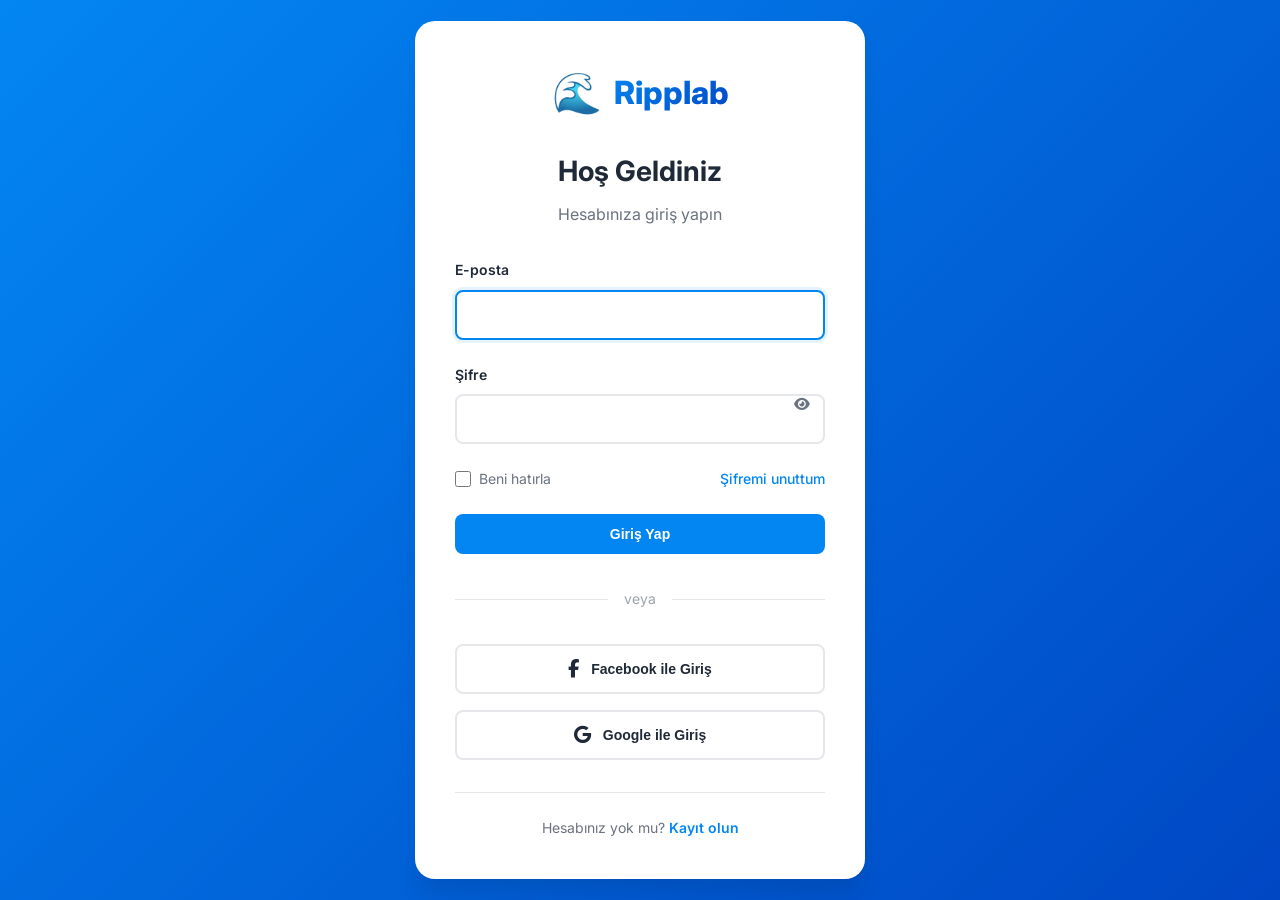
<file: index.html>
<!DOCTYPE html>
<html lang="tr">
<head>
    <meta charset="UTF-8">
    <meta name="viewport" content="width=device-width, initial-scale=1.0">
    <title>Ripplab - Müzik Pazar Yeri</title>
    <link rel="stylesheet" href="css/style.css">
    <link href="https://fonts.googleapis.com/css2?family=Inter:wght@300;400;500;600;700;800&display=swap" rel="stylesheet">
    <link rel="stylesheet" href="https://cdnjs.cloudflare.com/ajax/libs/font-awesome/6.4.0/css/all.min.css">
</head>
<body>
    <!-- Authentication Modal (Initially Visible) -->
    <div class="auth-modal" id="authModal">
        <div class="auth-container">
            <!-- Login Form -->
            <div class="auth-form" id="loginForm">
                <div class="auth-header">
                    <div class="logo">
                        <div class="logo-icon">🌊</div>
                        <span class="logo-text">Ripplab</span>
                    </div>
                    <h2>Hoş Geldiniz</h2>
                    <p>Hesabınıza giriş yapın</p>
                </div>
                
                <form class="login-form">
                    <div class="form-group">
                        <label for="loginEmail">E-posta</label>
                        <input type="email" id="loginEmail" required>
                    </div>
                    
                    <div class="form-group">
                        <label for="loginPassword">Şifre</label>
                        <input type="password" id="loginPassword" required>
                    </div>
                    
                    <div class="form-options">
                        <label class="checkbox-label">
                            <input type="checkbox">
                            <span>Beni hatırla</span>
                        </label>
                        <a href="#" class="forgot-password">Şifremi unuttum</a>
                    </div>
                    
                    <button type="submit" class="btn btn-primary btn-full">Giriş Yap</button>
                </form>
                
                <div class="divider">
                    <span>veya</span>
                </div>
                
                <div class="social-login">
                    <button type="button" class="social-btn facebook-btn">
                        <i class="fab fa-facebook-f"></i>
                        Facebook ile Giriş
                    </button>
                    <button type="button" class="social-btn google-btn">
                        <i class="fab fa-google"></i>
                        Google ile Giriş
                    </button>
                </div>
                
                <div class="auth-footer">
                    <p>Hesabınız yok mu? <a href="#" id="showRegister">Kayıt olun</a></p>
                </div>
            </div>
            
            <!-- Register Form -->
            <div class="auth-form" id="registerForm" style="display: none;">
                <div class="auth-header">
                    <div class="logo">
                        <div class="logo-icon">🌊</div>
                        <span class="logo-text">Ripplab</span>
                    </div>
                    <h2>Hesap Oluşturun</h2>
                    <p>Müzik dünyasına katılın</p>
                </div>
                
                <form class="register-form">
                    <div class="form-group">
                        <label for="registerName">Ad Soyad</label>
                        <input type="text" id="registerName" required>
                    </div>
                    
                    <div class="form-group">
                        <label for="registerEmail">E-posta</label>
                        <input type="email" id="registerEmail" required>
                    </div>
                    
                    <div class="form-group">
                        <label for="registerPassword">Şifre</label>
                        <input type="password" id="registerPassword" required>
                        <div class="password-strength">Şifre gücü: Zayıf</div>
                    </div>
                    
                    <div class="form-group">
                        <label for="registerConfirmPassword">Şifre Tekrar</label>
                        <input type="password" id="registerConfirmPassword" required>
                    </div>
                    
                    <div class="form-group">
                        <label>Hesap Türü</label>
                        <div class="account-type-selector">
                            <label class="type-option">
                                <input type="radio" name="accountType" value="buyer" checked>
                                <div class="type-card">
                                    <i class="fas fa-shopping-cart"></i>
                                    <span>Alıcı</span>
                                    <small>Müzik satın al</small>
                                </div>
                            </label>
                            <label class="type-option">
                                <input type="radio" name="accountType" value="seller">
                                <div class="type-card">
                                    <i class="fas fa-upload"></i>
                                    <span>Satıcı</span>
                                    <small>Müzik sat</small>
                                </div>
                            </label>
                        </div>
                    </div>
                    
                    <div class="form-options">
                        <label class="checkbox-label">
                            <input type="checkbox" required>
                            <span>Kullanım şartlarını ve gizlilik politikasını kabul ediyorum</span>
                        </label>
                    </div>
                    
                    <button type="submit" class="btn btn-primary btn-full">Hesap Oluştur</button>
                </form>
                
                <div class="divider">
                    <span>veya</span>
                </div>
                
                <div class="social-login">
                    <button type="button" class="social-btn facebook-btn">
                        <i class="fab fa-facebook-f"></i>
                        Facebook ile Kayıt
                    </button>
                    <button type="button" class="social-btn google-btn">
                        <i class="fab fa-google"></i>
                        Google ile Kayıt
                    </button>
                </div>
                
                <div class="auth-footer">
                    <p>Zaten hesabınız var mı? <a href="#" id="showLogin">Giriş yapın</a></p>
                </div>
            </div>
        </div>
    </div>

    <!-- Main App (Initially Hidden) -->
    <div class="main-app hidden" id="mainApp">
        <!-- Header -->
        <header class="header">
            <div class="header-content">
                <div class="header-left">
                    <div class="logo">
                        <div class="logo-icon">🌊</div>
                        <span class="logo-text">Ripplab</span>
                    </div>
                    <div class="search-bar">
                        <i class="fas fa-search"></i>
                        <input type="text" placeholder="Müzik, beat, ses efekti ara...">
                    </div>
                </div>
                <div class="header-right">
                    <div class="user-info">
                        <span class="user-name" id="userName">Kullanıcı</span>
                        <span class="user-type" id="userType">Alıcı</span>
                    </div>
                    <div class="user-menu" id="userMenu">
                        <i class="fas fa-user-circle"></i>
                        <div class="dropdown-menu">
                            <a href="#" class="dropdown-item">
                                <i class="fas fa-user"></i>
                                Profil
                            </a>
                            <a href="#" class="dropdown-item">
                                <i class="fas fa-cog"></i>
                                Ayarlar
                            </a>
                            <a href="#" class="dropdown-item" id="logoutBtn">
                                <i class="fas fa-sign-out-alt"></i>
                                Çıkış Yap
                            </a>
                        </div>
                    </div>
                </div>
            </div>
        </header>

        <!-- Main Layout -->
        <div class="main-layout">
            <!-- Left Sidebar -->
            <aside class="sidebar">
                <div class="sidebar-content">
                    <!-- Categories Section -->
                    <div class="sidebar-section">
                        <h3 class="sidebar-title">Kategoriler</h3>
                        <div class="category-filters">
                            <label class="filter-item">
                                <input type="checkbox" checked>
                                <span>Beats</span>
                                <span class="count">(2.5K)</span>
                            </label>
                            <label class="filter-item">
                                <input type="checkbox">
                                <span>Ses Efektleri</span>
                                <span class="count">(1.8K)</span>
                            </label>
                            <label class="filter-item">
                                <input type="checkbox">
                                <span>Albüm Kapakları</span>
                                <span class="count">(1.2K)</span>
                            </label>
                            <label class="filter-item">
                                <input type="checkbox">
                                <span>Sample Packs</span>
                                <span class="count">(800)</span>
                            </label>
                        </div>
                    </div>

                    <!-- Sub Categories -->
                    <div class="sidebar-section">
                        <h3 class="sidebar-title">Alt Kategoriler</h3>
                        <div class="subcategory-filters">
                            <label class="filter-item">
                                <input type="checkbox" checked>
                                <span>Hip-Hop</span>
                                <span class="count">(850)</span>
                            </label>
                            <label class="filter-item">
                                <input type="checkbox">
                                <span>Trap</span>
                                <span class="count">(620)</span>
                            </label>
                            <label class="filter-item">
                                <input type="checkbox">
                                <span>EDM</span>
                                <span class="count">(480)</span>
                            </label>
                            <label class="filter-item">
                                <input type="checkbox">
                                <span>Lo-Fi</span>
                                <span class="count">(320)</span>
                            </label>
                            <label class="filter-item">
                                <input type="checkbox">
                                <span>Rock</span>
                                <span class="count">(280)</span>
                            </label>
                        </div>
                    </div>

                    <!-- Price Range -->
                    <div class="sidebar-section">
                        <h3 class="sidebar-title">Fiyat Aralığı</h3>
                        <div class="price-range">
                            <div class="price-inputs">
                                <input type="number" placeholder="Min" value="0" min="0">
                                <span>-</span>
                                <input type="number" placeholder="Max" value="500" min="0">
                            </div>
                            <div class="price-slider">
                                <input type="range" min="0" max="1000" value="500" class="range-slider">
                            </div>
                        </div>
                    </div>

                    <!-- Rating Filter -->
                    <div class="sidebar-section">
                        <h3 class="sidebar-title">Minimum Rating</h3>
                        <div class="rating-filters">
                            <label class="filter-item">
                                <input type="radio" name="rating" value="5" checked>
                                <span>5 Yıldız</span>
                            </label>
                            <label class="filter-item">
                                <input type="radio" name="rating" value="4">
                                <span>4+ Yıldız</span>
                            </label>
                            <label class="filter-item">
                                <input type="radio" name="rating" value="3">
                                <span>3+ Yıldız</span>
                            </label>
                        </div>
                    </div>

                    <!-- BPM Range -->
                    <div class="sidebar-section">
                        <h3 class="sidebar-title">BPM Aralığı</h3>
                        <div class="bpm-range">
                            <div class="bpm-inputs">
                                <input type="number" placeholder="Min" value="60" min="60">
                                <span>-</span>
                                <input type="number" placeholder="Max" value="180" min="60">
                            </div>
                        </div>
                    </div>

                    <!-- Clear Filters -->
                    <div class="sidebar-section">
                        <button class="clear-filters-btn">
                            <i class="fas fa-times"></i>
                            Filtreleri Temizle
                        </button>
                    </div>
                </div>
            </aside>

            <!-- Main Content -->
            <main class="main-content">
                <!-- Content Header -->
                <div class="content-header">
                    <div class="content-title">
                        <h1>Beats</h1>
                        <span class="result-count">2,547 sonuç bulundu</span>
                    </div>
                    <div class="content-controls">
                        <div class="view-toggle">
                            <button class="view-btn active" data-view="grid">
                                <i class="fas fa-th"></i>
                            </button>
                            <button class="view-btn" data-view="list">
                                <i class="fas fa-list"></i>
                            </button>
                        </div>
                        <div class="sort-dropdown">
                            <select>
                                <option>En Popüler</option>
                                <option>En Yeni</option>
                                <option>Fiyat: Düşükten Yükseğe</option>
                                <option>Fiyat: Yüksekten Düşüğe</option>
                                <option>Rating: Yüksekten Düşüğe</option>
                            </select>
                        </div>
                    </div>
                </div>

                <!-- Products Grid -->
                <div class="products-grid" id="productsGrid">
                    <!-- Product Card 1 -->
                    <div class="product-card">
                        <div class="product-image">
                            <div class="image-placeholder">
                                <i class="fas fa-music"></i>
                            </div>
                            <div class="product-overlay">
                                <button class="play-btn" data-track="dark-trap">
                                    <i class="fas fa-play"></i>
                                </button>
                                <div class="product-badge">Trend</div>
                            </div>
                            <div class="product-actions">
                                <button class="action-btn like-btn">
                                    <i class="far fa-heart"></i>
                                </button>
                                <button class="action-btn cart-btn">
                                    <i class="fas fa-shopping-cart"></i>
                                </button>
                            </div>
                        </div>
                        <div class="product-info">
                            <h3 class="product-title">Dark Trap Beat</h3>
                            <p class="product-artist">ProducerX</p>
                            <div class="product-meta">
                                <div class="product-stats">
                                    <span class="bpm">140 BPM</span>
                                    <span class="key">C# Minor</span>
                                </div>
                                <div class="product-rating">
                                    <div class="stars">
                                        <i class="fas fa-star"></i>
                                        <i class="fas fa-star"></i>
                                        <i class="fas fa-star"></i>
                                        <i class="fas fa-star"></i>
                                        <i class="fas fa-star"></i>
                                    </div>
                                    <span class="rating-count">(120)</span>
                                </div>
                            </div>
                            <div class="product-footer">
                                <span class="product-price">₺150</span>
                                <button class="buy-btn">Satın Al</button>
                            </div>
                        </div>
                    </div>

                    <!-- Product Card 2 -->
                    <div class="product-card">
                        <div class="product-image">
                            <div class="image-placeholder">
                                <i class="fas fa-music"></i>
                            </div>
                            <div class="product-overlay">
                                <button class="play-btn" data-track="lofi-vibes">
                                    <i class="fas fa-play"></i>
                                </button>
                                <div class="product-badge new">Yeni</div>
                            </div>
                            <div class="product-actions">
                                <button class="action-btn like-btn">
                                    <i class="far fa-heart"></i>
                                </button>
                                <button class="action-btn cart-btn">
                                    <i class="fas fa-shopping-cart"></i>
                                </button>
                            </div>
                        </div>
                        <div class="product-info">
                            <h3 class="product-title">Lo-Fi Vibes</h3>
                            <p class="product-artist">ChillBeats</p>
                            <div class="product-meta">
                                <div class="product-stats">
                                    <span class="bpm">85 BPM</span>
                                    <span class="key">F Major</span>
                                </div>
                                <div class="product-rating">
                                    <div class="stars">
                                        <i class="fas fa-star"></i>
                                        <i class="fas fa-star"></i>
                                        <i class="fas fa-star"></i>
                                        <i class="fas fa-star"></i>
                                        <i class="fas fa-star"></i>
                                    </div>
                                    <span class="rating-count">(89)</span>
                                </div>
                            </div>
                            <div class="product-footer">
                                <span class="product-price">₺80</span>
                                <button class="buy-btn">Satın Al</button>
                            </div>
                        </div>
                    </div>

                    <!-- Product Card 3 -->
                    <div class="product-card">
                        <div class="product-image">
                            <div class="image-placeholder">
                                <i class="fas fa-music"></i>
                            </div>
                            <div class="product-overlay">
                                <button class="play-btn" data-track="edm-drop">
                                    <i class="fas fa-play"></i>
                                </button>
                                <div class="product-badge popular">Popüler</div>
                            </div>
                            <div class="product-actions">
                                <button class="action-btn like-btn">
                                    <i class="far fa-heart"></i>
                                </button>
                                <button class="action-btn cart-btn">
                                    <i class="fas fa-shopping-cart"></i>
                                </button>
                            </div>
                        </div>
                        <div class="product-info">
                            <h3 class="product-title">EDM Drop</h3>
                            <p class="product-artist">EDMKing</p>
                            <div class="product-meta">
                                <div class="product-stats">
                                    <span class="bpm">128 BPM</span>
                                    <span class="key">A Major</span>
                                </div>
                                <div class="product-rating">
                                    <div class="stars">
                                        <i class="fas fa-star"></i>
                                        <i class="fas fa-star"></i>
                                        <i class="fas fa-star"></i>
                                        <i class="fas fa-star"></i>
                                        <i class="far fa-star"></i>
                                    </div>
                                    <span class="rating-count">(156)</span>
                                </div>
                            </div>
                            <div class="product-footer">
                                <span class="product-price">₺200</span>
                                <button class="buy-btn">Satın Al</button>
                            </div>
                        </div>
                    </div>

                    <!-- Product Card 4 -->
                    <div class="product-card">
                        <div class="product-image">
                            <div class="image-placeholder">
                                <i class="fas fa-music"></i>
                            </div>
                            <div class="product-overlay">
                                <button class="play-btn" data-track="jazz-fusion">
                                    <i class="fas fa-play"></i>
                                </button>
                                <div class="product-badge">Jazz</div>
                            </div>
                            <div class="product-actions">
                                <button class="action-btn like-btn">
                                    <i class="far fa-heart"></i>
                                </button>
                                <button class="action-btn cart-btn">
                                    <i class="fas fa-shopping-cart"></i>
                                </button>
                            </div>
                        </div>
                        <div class="product-info">
                            <h3 class="product-title">Jazz Fusion</h3>
                            <p class="product-artist">JazzMaster</p>
                            <div class="product-meta">
                                <div class="product-stats">
                                    <span class="bpm">95 BPM</span>
                                    <span class="key">G Minor</span>
                                </div>
                                <div class="product-rating">
                                    <div class="stars">
                                        <i class="fas fa-star"></i>
                                        <i class="fas fa-star"></i>
                                        <i class="fas fa-star"></i>
                                        <i class="fas fa-star"></i>
                                        <i class="fas fa-star"></i>
                                    </div>
                                    <span class="rating-count">(67)</span>
                                </div>
                            </div>
                            <div class="product-footer">
                                <span class="product-price">₺120</span>
                                <button class="buy-btn">Satın Al</button>
                            </div>
                        </div>
                    </div>

                    <!-- Product Card 5 -->
                    <div class="product-card">
                        <div class="product-image">
                            <div class="image-placeholder">
                                <i class="fas fa-music"></i>
                            </div>
                            <div class="product-overlay">
                                <button class="play-btn" data-track="reggaeton">
                                    <i class="fas fa-play"></i>
                                </button>
                                <div class="product-badge">Latin</div>
                            </div>
                            <div class="product-actions">
                                <button class="action-btn like-btn">
                                    <i class="far fa-heart"></i>
                                </button>
                                <button class="action-btn cart-btn">
                                    <i class="fas fa-shopping-cart"></i>
                                </button>
                            </div>
                        </div>
                        <div class="product-info">
                            <h3 class="product-title">Reggaeton Beat</h3>
                            <p class="product-artist">LatinBeats</p>
                            <div class="product-meta">
                                <div class="product-stats">
                                    <span class="bpm">95 BPM</span>
                                    <span class="key">D Major</span>
                                </div>
                                <div class="product-rating">
                                    <div class="stars">
                                        <i class="fas fa-star"></i>
                                        <i class="fas fa-star"></i>
                                        <i class="fas fa-star"></i>
                                        <i class="fas fa-star"></i>
                                        <i class="far fa-star"></i>
                                    </div>
                                    <span class="rating-count">(94)</span>
                                </div>
                            </div>
                            <div class="product-footer">
                                <span class="product-price">₺95</span>
                                <button class="buy-btn">Satın Al</button>
                            </div>
                        </div>
                    </div>

                    <!-- Product Card 6 -->
                    <div class="product-card">
                        <div class="product-image">
                            <div class="image-placeholder">
                                <i class="fas fa-music"></i>
                            </div>
                            <div class="product-overlay">
                                <button class="play-btn" data-track="synthwave">
                                    <i class="fas fa-play"></i>
                                </button>
                                <div class="product-badge">Retro</div>
                            </div>
                            <div class="product-actions">
                                <button class="action-btn like-btn">
                                    <i class="far fa-heart"></i>
                                </button>
                                <button class="action-btn cart-btn">
                                    <i class="fas fa-shopping-cart"></i>
                                </button>
                            </div>
                        </div>
                        <div class="product-info">
                            <h3 class="product-title">Synthwave</h3>
                            <p class="product-artist">RetroWave</p>
                            <div class="product-meta">
                                <div class="product-stats">
                                    <span class="bpm">110 BPM</span>
                                    <span class="key">E Minor</span>
                                </div>
                                <div class="product-rating">
                                    <div class="stars">
                                        <i class="fas fa-star"></i>
                                        <i class="fas fa-star"></i>
                                        <i class="fas fa-star"></i>
                                        <i class="fas fa-star"></i>
                                        <i class="fas fa-star"></i>
                                    </div>
                                    <span class="rating-count">(78)</span>
                                </div>
                            </div>
                            <div class="product-footer">
                                <span class="product-price">₺110</span>
                                <button class="buy-btn">Satın Al</button>
                            </div>
                        </div>
                    </div>
                </div>

                <!-- Pagination -->
                <div class="pagination">
                    <button class="page-btn prev">
                        <i class="fas fa-chevron-left"></i>
                        Önceki
                    </button>
                    <div class="page-numbers">
                        <button class="page-btn active">1</button>
                        <button class="page-btn">2</button>
                        <button class="page-btn">3</button>
                        <span class="page-dots">...</span>
                        <button class="page-btn">12</button>
                    </div>
                    <button class="page-btn next">
                        Sonraki
                        <i class="fas fa-chevron-right"></i>
                    </button>
                </div>
            </main>
        </div>

        <!-- Music Player Modal -->
        <div class="music-player-modal" id="musicPlayerModal">
            <div class="modal-overlay">
                <div class="modal-content">
                    <div class="modal-header">
                        <h3>Müzik Önizleme</h3>
                        <button class="modal-close">&times;</button>
                    </div>
                    <div class="modal-body">
                        <div class="player-info">
                            <div class="track-cover">
                                <i class="fas fa-music"></i>
                            </div>
                            <div class="track-details">
                                <h4 id="modalTrackTitle">Track Title</h4>
                                <p id="modalTrackArtist">Artist Name</p>
                            </div>
                        </div>
                        <div class="player-controls">
                            <button class="control-btn prev-btn">
                                <i class="fas fa-step-backward"></i>
                            </button>
                            <button class="control-btn play-btn" id="modalPlayBtn">
                                <i class="fas fa-play"></i>
                            </button>
                            <button class="control-btn next-btn">
                                <i class="fas fa-step-forward"></i>
                            </button>
                        </div>
                        <div class="progress-bar">
                            <div class="progress-fill"></div>
                        </div>
                        <div class="time-display">
                            <span class="current-time">0:00</span>
                            <span class="total-time">3:45</span>
                        </div>
                    </div>
                    <div class="modal-footer">
                        <button class="btn btn-secondary">Sepete Ekle</button>
                        <button class="btn btn-primary">Satın Al</button>
                    </div>
                </div>
            </div>
        </div>
    </div>

    <script src="js/app.js"></script>
</body>
</html>
</file>
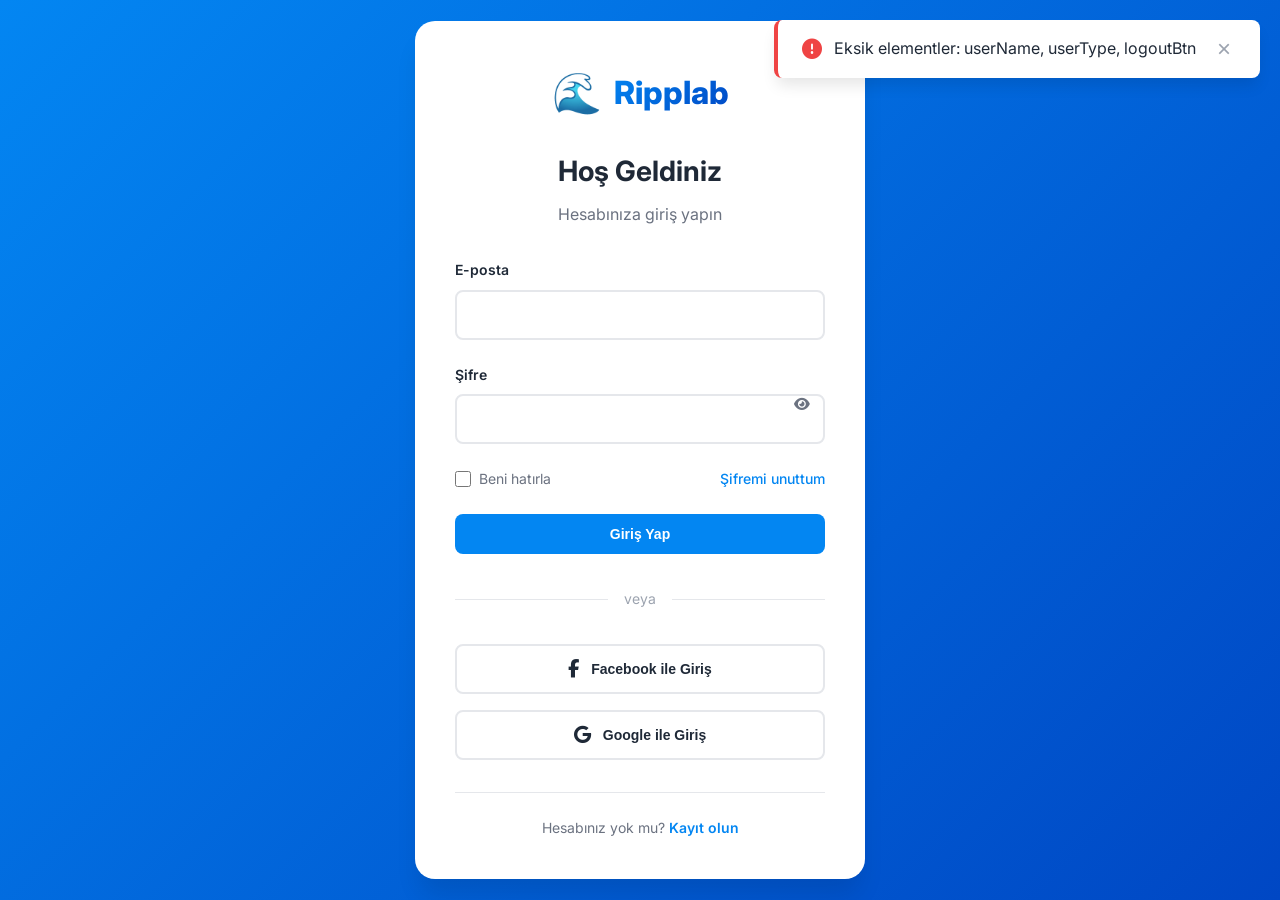
<file: debug.html>
<!DOCTYPE html>
<html lang="tr">
<head>
    <meta charset="UTF-8">
    <meta name="viewport" content="width=device-width, initial-scale=1.0">
    <title>Ripplab Debug - Authentication Test</title>
    <link rel="stylesheet" href="css/style.css">
    <link href="https://fonts.googleapis.com/css2?family=Inter:wght@300;400;500;600;700;800&display=swap" rel="stylesheet">
    <link rel="stylesheet" href="https://cdnjs.cloudflare.com/ajax/libs/font-awesome/6.4.0/css/all.min.css">
</head>
<body>
    <div id="debug-info" style="position: fixed; top: 10px; left: 10px; background: white; padding: 10px; border: 1px solid #ccc; z-index: 10000; font-family: monospace; font-size: 12px;">
        <h3>Debug Info</h3>
        <div id="element-status"></div>
        <div id="auth-status"></div>
        <button onclick="testAuth()">Test Auth</button>
        <button onclick="showAuth()">Show Auth Modal</button>
        <button onclick="hideAuth()">Hide Auth Modal</button>
    </div>

    <!-- Authentication Modal -->
    <div class="auth-modal" id="authModal">
        <div class="auth-container">
            <!-- Login Form -->
            <div class="auth-form" id="loginForm">
                <div class="auth-header">
                    <div class="logo">
                        <div class="logo-icon">🌊</div>
                        <span class="logo-text">Ripplab</span>
                    </div>
                    <h2>Hoş Geldiniz</h2>
                    <p>Hesabınıza giriş yapın</p>
                </div>
                
                <form class="login-form">
                    <div class="form-group">
                        <label for="loginEmail">E-posta</label>
                        <input type="email" id="loginEmail" required>
                    </div>
                    
                    <div class="form-group">
                        <label for="loginPassword">Şifre</label>
                        <input type="password" id="loginPassword" required>
                    </div>
                    
                    <div class="form-options">
                        <label class="checkbox-label">
                            <input type="checkbox">
                            <span>Beni hatırla</span>
                        </label>
                        <a href="#" class="forgot-password">Şifremi unuttum</a>
                    </div>
                    
                    <button type="submit" class="btn btn-primary btn-full">Giriş Yap</button>
                </form>
                
                <div class="divider">
                    <span>veya</span>
                </div>
                
                <div class="social-login">
                    <button type="button" class="social-btn facebook-btn">
                        <i class="fab fa-facebook-f"></i>
                        Facebook ile Giriş
                    </button>
                    <button type="button" class="social-btn google-btn">
                        <i class="fab fa-google"></i>
                        Google ile Giriş
                    </button>
                </div>
                
                <div class="auth-footer">
                    <p>Hesabınız yok mu? <a href="#" id="showRegister">Kayıt olun</a></p>
                </div>
            </div>
            
            <!-- Register Form -->
            <div class="auth-form" id="registerForm" style="display: none;">
                <div class="auth-header">
                    <div class="logo">
                        <div class="logo-icon">🌊</div>
                        <span class="logo-text">Ripplab</span>
                    </div>
                    <h2>Hesap Oluşturun</h2>
                    <p>Müzik dünyasına katılın</p>
                </div>
                
                <form class="register-form">
                    <div class="form-group">
                        <label for="registerName">Ad Soyad</label>
                        <input type="text" id="registerName" required>
                    </div>
                    
                    <div class="form-group">
                        <label for="registerEmail">E-posta</label>
                        <input type="email" id="registerEmail" required>
                    </div>
                    
                    <div class="form-group">
                        <label for="registerPassword">Şifre</label>
                        <input type="password" id="registerPassword" required>
                        <div class="password-strength">Şifre gücü: Zayıf</div>
                    </div>
                    
                    <div class="form-group">
                        <label for="registerConfirmPassword">Şifre Tekrar</label>
                        <input type="password" id="registerConfirmPassword" required>
                    </div>
                    
                    <div class="form-group">
                        <label>Hesap Türü</label>
                        <div class="account-type-selector">
                            <label class="type-option">
                                <input type="radio" name="accountType" value="buyer" checked>
                                <div class="type-card">
                                    <i class="fas fa-shopping-cart"></i>
                                    <span>Alıcı</span>
                                    <small>Müzik satın al</small>
                                </div>
                            </label>
                            <label class="type-option">
                                <input type="radio" name="accountType" value="seller">
                                <div class="type-card">
                                    <i class="fas fa-upload"></i>
                                    <span>Satıcı</span>
                                    <small>Müzik sat</small>
                                </div>
                            </label>
                        </div>
                    </div>
                    
                    <div class="form-options">
                        <label class="checkbox-label">
                            <input type="checkbox" required>
                            <span>Kullanım şartlarını ve gizlilik politikasını kabul ediyorum</span>
                        </label>
                    </div>
                    
                    <button type="submit" class="btn btn-primary btn-full">Hesap Oluştur</button>
                </form>
                
                <div class="divider">
                    <span>veya</span>
                </div>
                
                <div class="social-login">
                    <button type="button" class="social-btn facebook-btn">
                        <i class="fab fa-google"></i>
                        Facebook ile Kayıt
                    </button>
                    <button type="button" class="social-btn google-btn">
                        <i class="fab fa-google"></i>
                        Google ile Kayıt
                    </button>
                </div>
                
                <div class="auth-footer">
                    <p>Zaten hesabınız var mı? <a href="#" id="showLogin">Giriş yapın</a></p>
                </div>
            </div>
        </div>
    </div>

    <!-- Main App -->
    <div class="main-app" id="mainApp">
        <h1>Main App Content</h1>
        <p>This should be hidden until login</p>
        <button onclick="logout()">Logout</button>
    </div>

    <script src="js/app.js"></script>
    <script>
        // Debug functions
        function updateDebugInfo() {
            const elementStatus = document.getElementById('element-status');
            const authStatus = document.getElementById('auth-status');
            
            // Check if elements exist
            const elements = {
                'authModal': document.getElementById('authModal'),
                'mainApp': document.getElementById('mainApp'),
                'loginForm': document.getElementById('loginForm'),
                'registerForm': document.getElementById('registerForm'),
                'showRegister': document.getElementById('showRegister'),
                'showLogin': document.getElementById('showLogin'),
                'logoutBtn': document.getElementById('logoutBtn'),
                'userName': document.getElementById('userName'),
                'userType': document.getElementById('userType'),
                'userMenu': document.getElementById('userMenu')
            };
            
            let elementHtml = '<h4>Elements:</h4>';
            Object.entries(elements).forEach(([name, element]) => {
                elementHtml += `<div>${name}: ${element ? '✓' : '✗'}</div>`;
            });
            
            elementStatus.innerHTML = elementHtml;
            
            // Check auth status
            const user = localStorage.getItem('ripplab_user');
            authStatus.innerHTML = `
                <h4>Auth Status:</h4>
                <div>User: ${user ? 'Logged in' : 'Not logged in'}</div>
                <div>User Data: ${user || 'None'}</div>
            `;
        }
        
        function testAuth() {
            console.log('Testing authentication system...');
            console.log('Global variables:', { currentUser, isAuthenticated });
            console.log('DOM elements:', {
                authModal: document.getElementById('authModal'),
                mainApp: document.getElementById('mainApp')
            });
        }
        
        function showAuth() {
            const authModal = document.getElementById('authModal');
            const mainApp = document.getElementById('mainApp');
            if (authModal && mainApp) {
                authModal.classList.remove('hidden');
                mainApp.classList.add('hidden');
            }
        }
        
        function hideAuth() {
            const authModal = document.getElementById('authModal');
            const mainApp = document.getElementById('mainApp');
            if (authModal && mainApp) {
                authModal.classList.add('hidden');
                mainApp.classList.remove('hidden');
            }
        }
        
        function logout() {
            localStorage.removeItem('ripplab_user');
            showAuth();
            updateDebugInfo();
        }
        
        // Update debug info every second
        setInterval(updateDebugInfo, 1000);
        
        // Initial update
        updateDebugInfo();
        
        // Check if auth system initialized
        setTimeout(() => {
            console.log('Auth system check after 2 seconds:');
            console.log('Global variables:', { currentUser, isAuthenticated });
            console.log('DOM elements:', {
                authModal: document.getElementById('authModal'),
                mainApp: document.getElementById('mainApp')
            });
        }, 2000);
    </script>
</body>
</html>
</file>
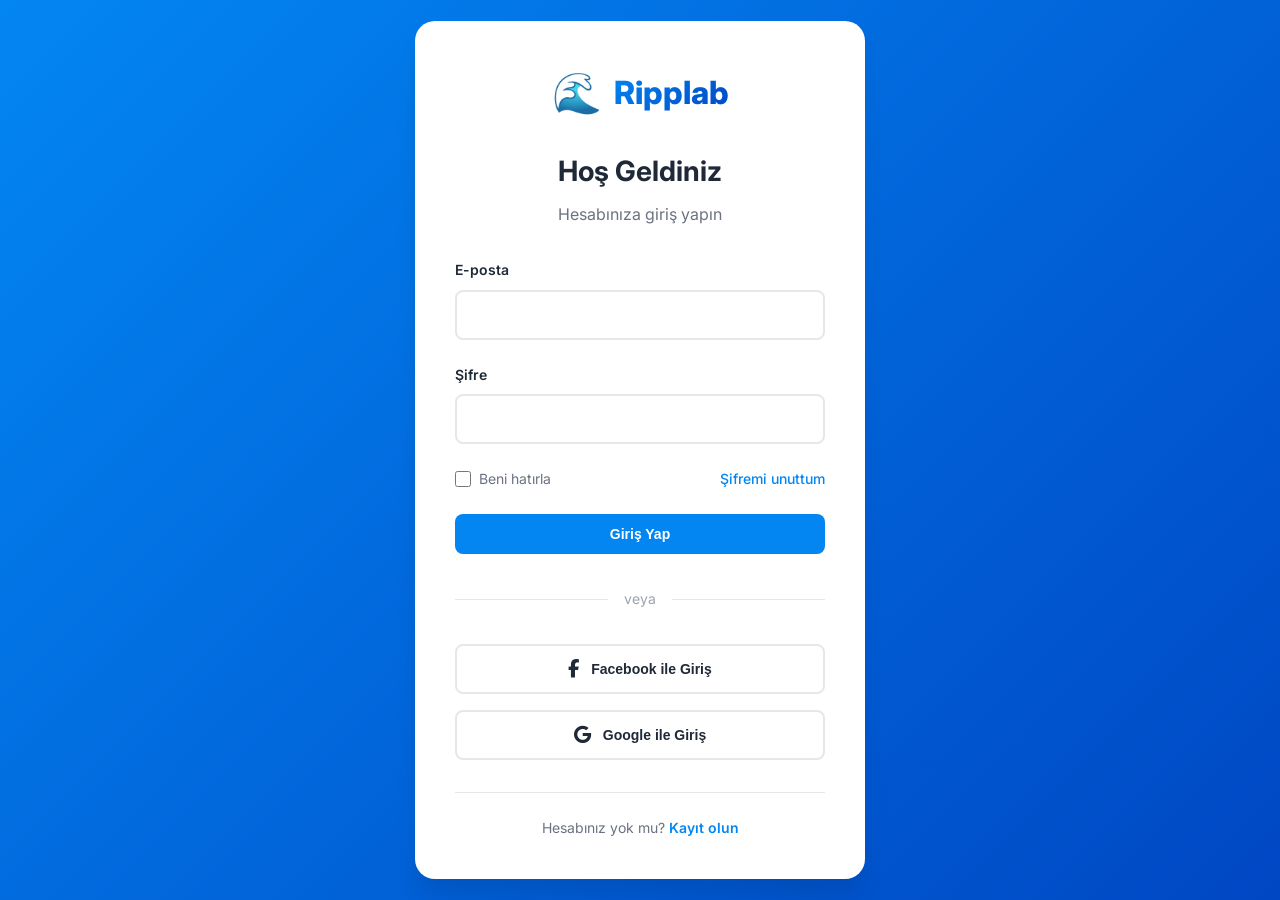
<file: index-working.html>
<!DOCTYPE html>
<html lang="tr">
<head>
    <meta charset="UTF-8">
    <meta name="viewport" content="width=device-width, initial-scale=1.0">
    <title>Ripplab - Müzik Pazar Yeri</title>
    <link rel="stylesheet" href="css/style.css">
    <link href="https://fonts.googleapis.com/css2?family=Inter:wght@300;400;500;600;700;800&display=swap" rel="stylesheet">
    <link rel="stylesheet" href="https://cdnjs.cloudflare.com/ajax/libs/font-awesome/6.4.0/css/all.min.css">
</head>
<body>
    <!-- Authentication Modal (Initially Visible) -->
    <div class="auth-modal" id="authModal">
        <div class="auth-container">
            <!-- Login Form -->
            <div class="auth-form" id="loginForm">
                <div class="auth-header">
                    <div class="logo">
                        <div class="logo-icon">🌊</div>
                        <span class="logo-text">Ripplab</span>
                    </div>
                    <h2>Hoş Geldiniz</h2>
                    <p>Hesabınıza giriş yapın</p>
                </div>
                
                <form class="login-form">
                    <div class="form-group">
                        <label for="loginEmail">E-posta</label>
                        <input type="email" id="loginEmail" required>
                    </div>
                    
                    <div class="form-group">
                        <label for="loginPassword">Şifre</label>
                        <input type="password" id="loginPassword" required>
                    </div>
                    
                    <div class="form-options">
                        <label class="checkbox-label">
                            <input type="checkbox">
                            <span>Beni hatırla</span>
                        </label>
                        <a href="#" class="forgot-password">Şifremi unuttum</a>
                    </div>
                    
                    <button type="submit" class="btn btn-primary btn-full">Giriş Yap</button>
                </form>
                
                <div class="divider">
                    <span>veya</span>
                </div>
                
                <div class="social-login">
                    <button type="button" class="social-btn facebook-btn">
                        <i class="fab fa-facebook-f"></i>
                        Facebook ile Giriş
                    </button>
                    <button type="button" class="social-btn google-btn">
                        <i class="fab fa-google"></i>
                        Google ile Giriş
                    </button>
                </div>
                
                <div class="auth-footer">
                    <p>Hesabınız yok mu? <a href="#" id="showRegister">Kayıt olun</a></p>
                </div>
            </div>
            
            <!-- Register Form -->
            <div class="auth-form" id="registerForm" style="display: none;">
                <div class="auth-header">
                    <div class="logo">
                        <div class="logo-icon">🌊</div>
                        <span class="logo-text">Ripplab</span>
                    </div>
                    <h2>Hesap Oluşturun</h2>
                    <p>Müzik dünyasına katılın</p>
                </div>
                
                <form class="register-form">
                    <div class="form-group">
                        <label for="registerName">Ad Soyad</label>
                        <input type="text" id="registerName" required>
                    </div>
                    
                    <div class="form-group">
                        <label for="registerEmail">E-posta</label>
                        <input type="email" id="registerEmail" required>
                    </div>
                    
                    <div class="form-group">
                        <label for="registerPassword">Şifre</label>
                        <input type="password" id="registerPassword" required>
                        <div class="password-strength">Şifre gücü: Zayıf</div>
                    </div>
                    
                    <div class="form-group">
                        <label for="registerConfirmPassword">Şifre Tekrar</label>
                        <input type="password" id="registerConfirmPassword" required>
                    </div>
                    
                    <div class="form-group">
                        <label>Hesap Türü</label>
                        <div class="account-type-selector">
                            <label class="type-option">
                                <input type="radio" name="accountType" value="buyer" checked>
                                <div class="type-card">
                                    <i class="fas fa-shopping-cart"></i>
                                    <span>Alıcı</span>
                                    <small>Müzik satın al</small>
                                </div>
                            </label>
                            <label class="type-option">
                                <input type="radio" name="accountType" value="seller">
                                <div class="type-card">
                                    <i class="fas fa-upload"></i>
                                    <span>Satıcı</span>
                                    <small>Müzik sat</small>
                                </div>
                            </label>
                        </div>
                    </div>
                    
                    <div class="form-options">
                        <label class="checkbox-label">
                            <input type="checkbox" required>
                            <span>Kullanım şartlarını ve gizlilik politikasını kabul ediyorum</span>
                        </label>
                    </div>
                    
                    <button type="submit" class="btn btn-primary btn-full">Hesap Oluştur</button>
                </form>
                
                <div class="divider">
                    <span>veya</span>
                </div>
                
                <div class="social-login">
                    <button type="button" class="social-btn facebook-btn">
                        <i class="fab fa-facebook-f"></i>
                        Facebook ile Kayıt
                    </button>
                    <button type="button" class="social-btn google-btn">
                        <i class="fab fa-google"></i>
                        Google ile Kayıt
                    </button>
                    </div>
                
                <div class="auth-footer">
                    <p>Zaten hesabınız var mı? <a href="#" id="showLogin">Giriş yapın</a></a></p>
                </div>
            </div>
        </div>
    </div>

    <!-- Main App (Initially Hidden) -->
    <div class="main-app hidden" id="mainApp">
        <!-- Header -->
        <header class="header">
            <div class="header-content">
                <div class="header-left">
                    <div class="logo">
                        <div class="logo-icon">🌊</div>
                        <span class="logo-text">Ripplab</span>
                    </div>
                    <div class="search-bar">
                        <i class="fas fa-search"></i>
                        <input type="text" placeholder="Müzik, beat, ses efekti ara...">
                    </div>
                </div>
                <div class="header-right">
                    <div class="user-info">
                        <span class="user-name" id="userName">Kullanıcı</span>
                        <span class="user-type" id="userType">Alıcı</span>
                    </div>
                    <div class="user-menu" id="userMenu">
                        <i class="fas fa-user-circle"></i>
                        <div class="dropdown-menu">
                            <a href="#" class="dropdown-item">
                                <i class="fas fa-user"></i>
                                Profil
                            </a>
                            <a href="#" class="dropdown-item">
                                <i class="fas fa-cog"></i>
                                Ayarlar
                            </a>
                            <a href="#" class="dropdown-item" id="logoutBtn">
                                <i class="fas fa-sign-out-alt"></i>
                                Çıkış Yap
                            </a>
                        </div>
                    </div>
                </div>
            </div>
        </header>

        <!-- Main Layout -->
        <div class="main-layout">
            <!-- Left Sidebar -->
            <aside class="sidebar">
                <div class="sidebar-content">
                    <div class="sidebar-section">
                        <h3 class="sidebar-title">Kategoriler</h3>
                        <div class="filter-item">
                            <label>
                                <input type="checkbox" checked>
                                <span>Beats</span>
                                <span class="count">(1,247)</span>
                            </label>
                        </div>
                        <div class="filter-item">
                            <label>
                                <input type="checkbox">
                                <span>Ses Efektleri</span>
                                <span class="count">(856)</span>
                            </label>
                        </div>
                        <div class="filter-item">
                            <label>
                                <input type="checkbox">
                                <span>Albüm Kapakları</span>
                                <span class="count">(234)</span>
                            </label>
                        </div>
                        <div class="filter-item">
                            <label>
                                <input type="checkbox">
                                <span>Sample Packs</span>
                                <span class="count">(210)</span>
                            </label>
                        </div>
                    </div>

                    <div class="sidebar-section">
                        <h3 class="sidebar-title">Alt Kategoriler</h3>
                        <div class="filter-item">
                            <label>
                                <input type="checkbox" checked>
                                <span>Hip-Hop</span>
                                <span class="count">(456)</span>
                            </label>
                        </div>
                        <div class="filter-item">
                            <label>
                                <input type="checkbox">
                                <span>Trap</span>
                                <span class="count">(234)</span>
                            </label>
                        </div>
                        <div class="filter-item">
                            <label>
                                <input type="checkbox">
                                <span>EDM</span>
                                <span class="count">(189)</span>
                            </label>
                        </div>
                        <div class="filter-item">
                            <label>
                                <input type="checkbox">
                                <span>Lo-Fi</span>
                                <span class="count">(156)</span>
                            </label>
                        </div>
                        <div class="filter-item">
                            <label>
                                <input type="checkbox">
                                <span>Rock</span>
                                <span class="count">(212)</span>
                            </label>
                        </div>
                    </div>

                    <div class="sidebar-section">
                        <h3 class="sidebar-title">Fiyat Aralığı</h3>
                        <div class="price-range">
                            <div class="price-inputs">
                                <input type="number" placeholder="Min" min="0" max="1000">
                                <span>-</span>
                                <input type="number" placeholder="Max" min="0" max="1000">
                            </div>
                            <div class="range-slider">
                                <input type="range" min="0" max="1000" value="500" class="slider">
                            </div>
                        </div>
                    </div>

                    <div class="sidebar-section">
                        <h3 class="sidebar-title">Minimum Rating</h3>
                        <div class="filter-item">
                            <label>
                                <input type="radio" name="rating" value="5" checked>
                                <span>5 yıldız</span>
                            </label>
                        </div>
                        <div class="filter-item">
                            <label>
                                <input type="radio" name="rating" value="4">
                                <span>4+ yıldız</span>
                            </label>
                        </div>
                        <div class="filter-item">
                            <label>
                                <input type="radio" name="rating" value="3">
                                <span>3+ yıldız</span>
                            </label>
                        </div>
                    </div>

                    <div class="sidebar-section">
                        <h3 class="sidebar-title">BPM Aralığı</h3>
                        <div class="bpm-range">
                            <div class="bpm-inputs">
                                <input type="number" placeholder="Min BPM" min="60" max="200">
                                <span>-</span>
                                <input type="number" placeholder="Max BPM" min="60" max="200">
                            </div>
                        </div>
                    </div>

                    <button class="clear-filters-btn">Filtreleri Temizle</button>
                </div>
            </aside>

            <!-- Main Content -->
            <main class="main-content">
                <div class="content-header">
                    <div class="content-title">
                        <h1>Beats</h1>
                        <span class="result-count">2,547 sonuç bulundu</span>
                    </div>
                    <div class="content-controls">
                        <div class="view-toggle">
                            <button class="view-btn active" data-view="grid">
                                <i class="fas fa-th"></i>
                            </button>
                            <button class="view-btn" data-view="list">
                                <i class="fas fa-list"></i>
                            </button>
                        </div>
                        <select class="sort-dropdown">
                            <option value="popular">Popülerlik</option>
                            <option value="newest">En Yeni</option>
                            <option value="price-low">Fiyat (Düşük-Yüksek)</option>
                            <option value="price-high">Fiyat (Yüksek-Düşük)</option>
                            <option value="rating">Rating</option>
                        </select>
                    </div>
                </div>

                <div class="products-grid" id="productsGrid">
                    <!-- Product Card 1 -->
                    <div class="product-card">
                        <div class="product-image">
                            <div class="image-placeholder">
                                <i class="fas fa-music"></i>
                            </div>
                            <div class="product-overlay">
                                <button class="play-btn">
                                    <i class="fas fa-play"></i>
                                </button>
                                <div class="product-badge new">Yeni</div>
                            </div>
                        </div>
                        <div class="product-actions">
                            <button class="action-btn like-btn">
                                <i class="far fa-heart"></i>
                            </button>
                            <button class="action-btn cart-btn">
                                <i class="fas fa-shopping-cart"></i>
                            </button>
                        </div>
                        <div class="product-info">
                            <h3 class="product-title">Midnight Vibes</h3>
                            <p class="product-artist">ProducerX</p>
                            <div class="product-meta">
                                <span class="product-stats">
                                    <i class="fas fa-tachometer-alt"></i>
                                    140 BPM
                                </span>
                                <span class="product-stats">
                                    <i class="fas fa-music"></i>
                                    C Minor
                                </span>
                            </div>
                            <div class="product-rating">
                                <div class="stars">
                                    <i class="fas fa-star"></i>
                                    <i class="fas fa-star"></i>
                                    <i class="fas fa-star"></i>
                                    <i class="fas fa-star"></i>
                                    <i class="far fa-star"></i>
                                </div>
                                <span class="rating-count">(128)</span>
                            </div>
                        </div>
                        <div class="product-footer">
                            <div class="product-price">₺45</div>
                            <button class="buy-btn">Satın Al</button>
                        </div>
                    </div>

                    <!-- Product Card 2 -->
                    <div class="product-card">
                        <div class="product-image">
                            <div class="image-placeholder">
                                <i class="fas fa-music"></i>
                            </div>
                            <div class="product-overlay">
                                <button class="play-btn">
                                    <i class="fas fa-play"></i>
                                </button>
                                <div class="product-badge popular">Popüler</div>
                            </div>
                        </div>
                        <div class="product-actions">
                            <button class="action-btn like-btn">
                                <i class="fas fa-heart"></i>
                            </button>
                            <button class="action-btn cart-btn">
                                <i class="fas fa-shopping-cart"></i>
                            </button>
                        </div>
                        <div class="product-info">
                            <h3 class="product-title">Urban Flow</h3>
                            <p class="product-artist">BeatMaster</p>
                            <div class="product-meta">
                                <span class="product-stats">
                                    <i class="fas fa-tachometer-alt"></i>
                                    128 BPM
                                </span>
                                <span class="product-stats">
                                    <i class="fas fa-music"></i>
                                    A Major
                                </span>
                            </div>
                            <div class="product-rating">
                                <div class="stars">
                                    <i class="fas fa-star"></i>
                                    <i class="fas fa-star"></i>
                                    <i class="fas fa-star"></i>
                                    <i class="fas fa-star"></i>
                                    <i class="fas fa-star"></i>
                                </div>
                                <span class="rating-count">(256)</span>
                            </div>
                        </div>
                        <div class="product-footer">
                            <div class="product-price">₺65</div>
                            <button class="buy-btn">Satın Al</button>
                        </div>
                    </div>

                    <!-- Product Card 3 -->
                    <div class="product-card">
                        <div class="product-image">
                            <div class="image-placeholder">
                                <i class="fas fa-music"></i>
                            </div>
                            <div class="product-overlay">
                                <button class="play-btn">
                                    <i class="fas fa-play"></i>
                                </button>
                                <div class="product-badge">Trend</div>
                            </div>
                        </div>
                        <div class="product-actions">
                            <button class="action-btn like-btn">
                                <i class="far fa-heart"></i>
                            </button>
                            <button class="action-btn cart-btn">
                                <i class="fas fa-shopping-cart"></i>
                            </button>
                        </div>
                        <div class="product-info">
                            <h3 class="product-title">Chill Wave</h3>
                            <p class="product-artist">LoFiCreator</p>
                            <div class="product-meta">
                                <span class="product-stats">
                                    <i class="fas fa-tachometer-alt"></i>
                                    85 BPM
                                </span>
                                <span class="product-stats">
                                    <i class="fas fa-music"></i>
                                    F Major
                                </span>
                            </div>
                            <div class="product-rating">
                                <div class="stars">
                                    <i class="fas fa-star"></i>
                                    <i class="fas fa-star"></i>
                                    <i class="fas fa-star"></i>
                                    <i class="fas fa-star"></i>
                                    <i class="far fa-star"></i>
                                </div>
                                <span class="rating-count">(89)</span>
                            </div>
                        </div>
                        <div class="product-footer">
                            <div class="product-price">₺35</div>
                            <button class="buy-btn">Satın Al</button>
                        </div>
                    </div>

                    <!-- Product Card 4 -->
                    <div class="product-card">
                        <div class="product-image">
                            <div class="image-placeholder">
                                <i class="fas fa-music"></i>
                            </div>
                            <div class="product-overlay">
                                <button class="play-btn">
                                    <i class="fas fa-play"></i>
                                </button>
                                <div class="product-badge">Hot</div>
                            </div>
                        </div>
                        <div class="product-actions">
                            <button class="action-btn like-btn">
                                <i class="far fa-heart"></i>
                            </button>
                            <button class="action-btn cart-btn">
                                <i class="fas fa-shopping-cart"></i>
                            </button>
                        </div>
                        <div class="product-info">
                            <h3 class="product-title">Electric Dreams</h3>
                            <p class="product-artist">EDMProducer</p>
                            <div class="product-meta">
                                <span class="product-stats">
                                    <i class="fas fa-tachometer-alt"></i>
                                    128 BPM
                                </span>
                                <span class="product-stats">
                                    <i class="fas fa-music"></i>
                                    D Minor
                                </span>
                            </div>
                            <div class="product-rating">
                                <div class="stars">
                                    <i class="fas fa-star"></i>
                                    <i class="fas fa-star"></i>
                                    <i class="fas fa-star"></i>
                                    <i class="fas fa-star"></i>
                                    <i class="fas fa-star"></i>
                                </div>
                                <span class="rating-count">(167)</span>
                            </div>
                        </div>
                        <div class="product-footer">
                            <div class="product-price">₺55</div>
                            <button class="buy-btn">Satın Al</button>
                        </div>
                    </div>

                    <!-- Product Card 5 -->
                    <div class="product-card">
                        <div class="product-image">
                            <div class="image-placeholder">
                                <i class="fas fa-music"></i>
                            </div>
                            <div class="product-overlay">
                                <button class="play-btn">
                                    <i class="fas fa-play"></i>
                                </button>
                                <div class="product-badge">Fresh</div>
                            </div>
                        </div>
                        <div class="product-actions">
                            <button class="action-btn like-btn">
                                <i class="far fa-heart"></i>
                            </button>
                            <button class="action-btn cart-btn">
                                <i class="fas fa-shopping-cart"></i>
                            </button>
                        </div>
                        <div class="product-info">
                            <h3 class="product-title">Jazz Fusion</h3>
                            <p class="product-artist">JazzMaster</p>
                            <div class="product-meta">
                                <span class="product-stats">
                                    <i class="fas fa-tachometer-alt"></i>
                                    120 BPM
                                </span>
                                <span class="product-stats">
                                    <i class="fas fa-music"></i>
                                    G Major
                                </span>
                            </div>
                            <div class="product-rating">
                                <div class="stars">
                                    <i class="fas fa-star"></i>
                                    <i class="fas fa-star"></i>
                                    <i class="fas fa-star"></i>
                                    <i class="fas fa-star"></i>
                                    <i class="far fa-star"></i>
                                </div>
                                <span class="rating-count">(73)</span>
                            </div>
                        </div>
                        <div class="product-footer">
                            <div class="product-price">₺75</div>
                            <button class="buy-btn">Satın Al</button>
                        </div>
                    </div>

                    <!-- Product Card 6 -->
                    <div class="product-card">
                        <div class="product-image">
                            <div class="image-placeholder">
                                <i class="fas fa-music"></i>
                            </div>
                            <div class="product-overlay">
                                <button class="play-btn">
                                    <i class="fas fa-play"></i>
                                </button>
                                <div class="product-badge">Top</div>
                            </div>
                        </div>
                        <div class="product-actions">
                            <button class="action-btn like-btn">
                                <i class="far fa-heart"></i>
                            </button>
                            <button class="action-btn cart-btn">
                                <i class="fas fa-shopping-cart"></i>
                            </button>
                        </div>
                        <div class="product-info">
                            <h3 class="product-title">Rock Anthem</h3>
                            <p class="product-artist">RockStar</p>
                            <div class="product-meta">
                                <span class="product-stats">
                                    <i class="fas fa-tachometer-alt"></i>
                                    140 BPM
                                </span>
                                <span class="product-stats">
                                    <i class="fas fa-music"></i>
                                    E Major
                                </span>
                            </div>
                            <div class="product-rating">
                                <div class="stars">
                                    <i class="fas fa-star"></i>
                                    <i class="fas fa-star"></i>
                                    <i class="fas fa-star"></i>
                                    <i class="fas fa-star"></i>
                                    <i class="fas fa-star"></i>
                                </div>
                                <span class="rating-count">(198)</span>
                            </div>
                        </div>
                        <div class="product-footer">
                            <div class="product-price">₺85</div>
                            <button class="buy-btn">Satın Al</button>
                        </div>
                    </div>
                </div>

                <!-- Pagination -->
                <div class="pagination">
                    <button class="page-btn">Önceki</button>
                    <div class="page-numbers">
                        <button class="page-btn active">1</button>
                        <button class="page-btn">2</button>
                        <button class="page-btn">3</button>
                        <span class="page-dots">...</span>
                        <button class="page-btn">12</button>
                    </div>
                    <button class="page-btn">Sonraki</button>
                </div>
            </main>
        </div>
    </div>

    <!-- Music Player Modal -->
    <div class="music-player-modal" id="musicPlayerModal">
        <div class="modal-content">
            <div class="modal-header">
                <h3>Müzik Önizleme</h3>
                <button class="modal-close">&times;</button>
            </div>
            <div class="modal-body">
                <div class="player-info">
                    <div class="track-cover">
                        <i class="fas fa-music"></i>
                    </div>
                    <div class="track-details">
                        <h4 id="modalTrackTitle">Track Title</h4>
                        <p id="modalTrackArtist">Artist Name</p>
                    </div>
                </div>
                <div class="player-controls">
                    <button class="control-btn">
                        <i class="fas fa-step-backward"></i>
                    </button>
                    <button class="control-btn play-pause">
                        <i class="fas fa-play"></i>
                    </button>
                    <button class="control-btn">
                        <i class="fas fa-step-forward"></i>
                    </button>
                </div>
                <div class="progress-bar">
                    <div class="progress-fill"></div>
                </div>
                <div class="time-display">
                    <span>0:00</span>
                    <span>3:45</span>
                </div>
            </div>
            <div class="modal-footer">
                <button class="btn btn-secondary">Sepete Ekle</button>
                <button class="btn btn-primary">Satın Al</button>
            </div>
        </div>
    </div>

    <script>
        // Simple working authentication system
        console.log('🌊 Ripplab working authentication system loading...');
        
        let isAuthenticated = false;
        let currentUser = null;
        
        // DOM elements
        const authModal = document.getElementById('authModal');
        const mainApp = document.getElementById('mainApp');
        const loginForm = document.querySelector('.login-form');
        const registerForm = document.querySelector('.register-form');
        const showRegisterBtn = document.getElementById('showRegister');
        const showLoginBtn = document.getElementById('showLogin');
        const logoutBtn = document.getElementById('logoutBtn');
        const userName = document.getElementById('userName');
        const userType = document.getElementById('userType');
        
        // Show authentication modal
        function showAuthModal() {
            console.log('👁️ Showing auth modal');
            if (authModal && mainApp) {
                authModal.classList.remove('hidden');
                mainApp.classList.add('hidden');
                console.log('✅ Auth modal displayed, main app hidden');
            }
        }
        
        // Hide authentication modal
        function hideAuthModal() {
            console.log('🙈 Hiding auth modal');
            if (authModal && mainApp) {
                authModal.classList.add('hidden');
                mainApp.classList.remove('hidden');
                console.log('✅ Auth modal hidden, main app displayed');
            }
        }
        
        // Show login form
        function showLoginForm() {
            console.log('📝 Showing login form');
            if (loginForm && registerForm) {
                loginForm.style.display = 'block';
                registerForm.style.display = 'none';
            }
        }
        
        // Show register form
        function showRegisterForm() {
            console.log('📝 Showing register form');
            if (loginForm && registerForm) {
                loginForm.style.display = 'none';
                registerForm.style.display = 'block';
            }
        }
        
        // Handle login
        function handleLogin(event) {
            event.preventDefault();
            console.log('🔐 Login attempt');
            
            const email = document.getElementById('loginEmail').value;
            const password = document.getElementById('loginPassword').value;
            
            if (email && password) {
                // Simulate login
                currentUser = { 
                    name: email.split('@')[0], 
                    email: email,
                    type: 'buyer'
                };
                isAuthenticated = true;
                
                // Update UI
                if (userName && userType) {
                    userName.textContent = currentUser.name;
                    userType.textContent = 'Alıcı';
                }
                
                // Hide auth modal and show main app
                hideAuthModal();
                
                // Save to localStorage
                localStorage.setItem('ripplab_user', JSON.stringify(currentUser));
                
                console.log('✅ Login successful:', currentUser);
                showNotification('Başarıyla giriş yapıldı!', 'success');
            }
        }
        
        // Handle register
        function handleRegister(event) {
            event.preventDefault();
            console.log('📝 Registration attempt');
            
            const name = document.getElementById('registerName').value;
            const email = document.getElementById('registerEmail').value;
            const password = document.getElementById('registerPassword').value;
            const accountType = document.querySelector('input[name="accountType"]:checked');
            
            if (name && email && password && accountType) {
                // Simulate registration
                currentUser = { 
                    name: name, 
                    email: email,
                    type: accountType.value
                };
                isAuthenticated = true;
                
                // Update UI
                if (userName && userType) {
                    userName.textContent = currentUser.name;
                    userType.textContent = currentUser.type === 'buyer' ? 'Alıcı' : 'Satıcı';
                }
                
                // Hide auth modal and show main app
                hideAuthModal();
                
                // Save to localStorage
                localStorage.setItem('ripplab_user', JSON.stringify(currentUser));
                
                console.log('✅ Registration successful:', currentUser);
                showNotification('Hesap başarıyla oluşturuldu!', 'success');
            }
        }
        
        // Handle logout
        function handleLogout() {
            console.log('🚪 Logging out');
            currentUser = null;
            isAuthenticated = false;
            
            // Clear localStorage
            localStorage.removeItem('ripplab_user');
            
            // Show auth modal
            showAuthModal();
            
            console.log('✅ Logout successful');
            showNotification('Başarıyla çıkış yapıldı', 'info');
        }
        
        // Handle social login
        function handleSocialLogin(provider) {
            console.log(`🔐 ${provider} login attempt`);
            showNotification(`${provider} ile giriş yapılıyor...`, 'info');
            
            setTimeout(() => {
                const userData = {
                    name: `${provider} Kullanıcısı`,
                    email: `${provider.toLowerCase()}@example.com`,
                    type: 'buyer',
                    provider: provider
                };
                
                currentUser = userData;
                isAuthenticated = true;
                
                // Update UI
                if (userName && userType) {
                    userName.textContent = userData.name;
                    userType.textContent = 'Alıcı';
                }
                
                // Hide auth modal and show main app
                hideAuthModal();
                
                // Save to localStorage
                localStorage.setItem('ripplab_user', JSON.stringify(userData));
                
                console.log(`✅ ${provider} login successful:`, userData);
                showNotification(`${provider} ile başarıyla giriş yapıldı!`, 'success');
                
                // Send verification email for Google
                if (provider === 'Google') {
                    setTimeout(() => {
                        showNotification('Doğrulama e-postası gönderildi!', 'success');
                    }, 1000);
                }
            }, 2000);
        }
        
        // Check authentication status
        function checkAuthStatus() {
            console.log('🔍 Checking authentication status...');
            const savedUser = localStorage.getItem('ripplab_user');
            
            if (savedUser) {
                try {
                    currentUser = JSON.parse(savedUser);
                    isAuthenticated = true;
                    
                    // Update UI
                    if (userName && userType) {
                        userName.textContent = currentUser.name;
                        userType.textContent = currentUser.type === 'buyer' ? 'Alıcı' : 'Satıcı';
                    }
                    
                    // Hide auth modal and show main app
                    hideAuthModal();
                    
                    console.log('✅ User already authenticated:', currentUser);
                    return true;
                } catch (error) {
                    console.error('❌ Error parsing saved user:', error);
                    localStorage.removeItem('ripplab_user');
                    return false;
                }
            } else {
                console.log('👤 No saved user, showing auth modal');
                showAuthModal();
                return false;
            }
        }
        
        // Simple notification system
        function showNotification(message, type = 'info') {
            // Remove existing notifications
            const existingNotifications = document.querySelectorAll('.notification');
            existingNotifications.forEach(notification => notification.remove());
            
            // Create notification
            const notification = document.createElement('div');
            notification.className = `notification notification-${type}`;
            notification.style.cssText = `
                position: fixed;
                top: 20px;
                right: 20px;
                background: white;
                border-radius: 8px;
                box-shadow: 0 4px 12px rgba(0,0,0,0.15);
                padding: 1rem 1.5rem;
                z-index: 10001;
                border-left: 4px solid;
                min-width: 300px;
                animation: slideInRight 0.3s ease;
            `;
            
            // Set border color based on type
            if (type === 'success') {
                notification.style.borderLeftColor = '#10b981';
            } else if (type === 'error') {
                notification.style.borderLeftColor = '#ef4444';
            } else {
                notification.style.borderLeftColor = '#0386f2';
            }
            
            notification.innerHTML = `
                <div style="display: flex; align-items: center; gap: 0.75rem;">
                    <i class="fas fa-${type === 'success' ? 'check-circle' : type === 'error' ? 'exclamation-circle' : 'info-circle'}" 
                       style="color: ${type === 'success' ? '#10b981' : type === 'error' ? '#ef4444' : '#0386f2'};"></i>
                    <span>${message}</span>
                </div>
            `;
            
            // Add to page
            document.body.appendChild(notification);
            
            // Auto remove after 5 seconds
            setTimeout(() => {
                if (notification.parentNode) {
                    notification.remove();
                }
            }, 5000);
        }
        
        // Initialize when page loads
        document.addEventListener('DOMContentLoaded', () => {
            console.log('🚀 DOM loaded, initializing authentication system...');
            
            // Check authentication status
            checkAuthStatus();
            
            // Add event listeners
            if (loginForm) {
                loginForm.addEventListener('submit', handleLogin);
                console.log('✅ Login form event listener added');
            }
            
            if (registerForm) {
                registerForm.addEventListener('submit', handleRegister);
                console.log('✅ Register form event listener added');
            }
            
            if (showRegisterBtn) {
                showRegisterBtn.addEventListener('click', (e) => {
                    e.preventDefault();
                    showRegisterForm();
                });
                console.log('✅ Show register button event listener added');
            }
            
            if (showLoginBtn) {
                showLoginBtn.addEventListener('click', (e) => {
                    e.preventDefault();
                    showLoginForm();
                });
                console.log('✅ Show login button event listener added');
            }
            
            if (logoutBtn) {
                logoutBtn.addEventListener('click', (e) => {
                    e.preventDefault();
                    handleLogout();
                });
                console.log('✅ Logout button event listener added');
            }
            
            // Social login buttons
            const facebookBtns = document.querySelectorAll('.facebook-btn');
            const googleBtns = document.querySelectorAll('.google-btn');
            
            facebookBtns.forEach(btn => {
                btn.addEventListener('click', () => handleSocialLogin('Facebook'));
            });
            
            googleBtns.forEach(btn => {
                btn.addEventListener('click', () => handleSocialLogin('Google'));
            });
            
            console.log('✅ Authentication system initialized successfully');
        });
        
        // Product interactions
        document.addEventListener('DOMContentLoaded', () => {
            // Like buttons
            const likeBtns = document.querySelectorAll('.like-btn');
            likeBtns.forEach(btn => {
                btn.addEventListener('click', (e) => {
                    e.stopPropagation();
                    const icon = btn.querySelector('i');
                    
                    if (icon.classList.contains('far')) {
                        icon.classList.remove('far');
                        icon.classList.add('fas');
                        icon.style.color = '#ef4444';
                        showNotification('Beğenilere eklendi', 'success');
                    } else {
                        icon.classList.remove('fas');
                        icon.classList.add('far');
                        icon.style.color = '';
                        showNotification('Beğenilerden çıkarıldı', 'info');
                    }
                });
            });
            
            // Cart buttons
            const cartBtns = document.querySelectorAll('.cart-btn');
            cartBtns.forEach(btn => {
                btn.addEventListener('click', (e) => {
                    e.stopPropagation();
                    showNotification('Sepete eklendi', 'success');
                });
            });
            
            // Buy buttons
            const buyBtns = document.querySelectorAll('.buy-btn');
            buyBtns.forEach(btn => {
                btn.addEventListener('click', (e) => {
                    e.stopPropagation();
                    const productTitle = btn.closest('.product-card').querySelector('.product-title').textContent;
                    showNotification(`${productTitle} satın alınıyor...`, 'info');
                });
            });
            
            // Play buttons
            const playBtns = document.querySelectorAll('.play-btn');
            playBtns.forEach(btn => {
                btn.addEventListener('click', (e) => {
                    e.stopPropagation();
                    const trackTitle = btn.closest('.product-card').querySelector('.product-title').textContent;
                    const trackArtist = btn.closest('.product-card').querySelector('.product-artist').textContent;
                    showMusicPlayerModal(trackTitle, trackArtist);
                });
            });
            
            // Music player modal
            function showMusicPlayerModal(trackTitle, trackArtist) {
                const modal = document.getElementById('musicPlayerModal');
                const trackTitleElement = document.getElementById('modalTrackTitle');
                const trackArtistElement = document.getElementById('modalTrackArtist');
                
                trackTitleElement.textContent = trackTitle;
                trackArtistElement.textContent = trackArtist;
                
                modal.classList.add('show');
            }
            
            // Close modal when clicking outside
            window.addEventListener('click', (e) => {
                const modal = document.getElementById('musicPlayerModal');
                if (e.target === modal) {
                    modal.classList.remove('show');
                }
            });
            
            // Close modal with close button
            const modalCloseBtns = document.querySelectorAll('.modal-close');
            modalCloseBtns.forEach(btn => {
                btn.addEventListener('click', () => {
                    const modal = btn.closest('.modal');
                    if (modal) {
                        modal.classList.remove('show');
                    }
                });
            });
        });
        
        console.log('🌊 Ripplab working authentication system loaded successfully!');
    </script>
</body>
</html>
</file>
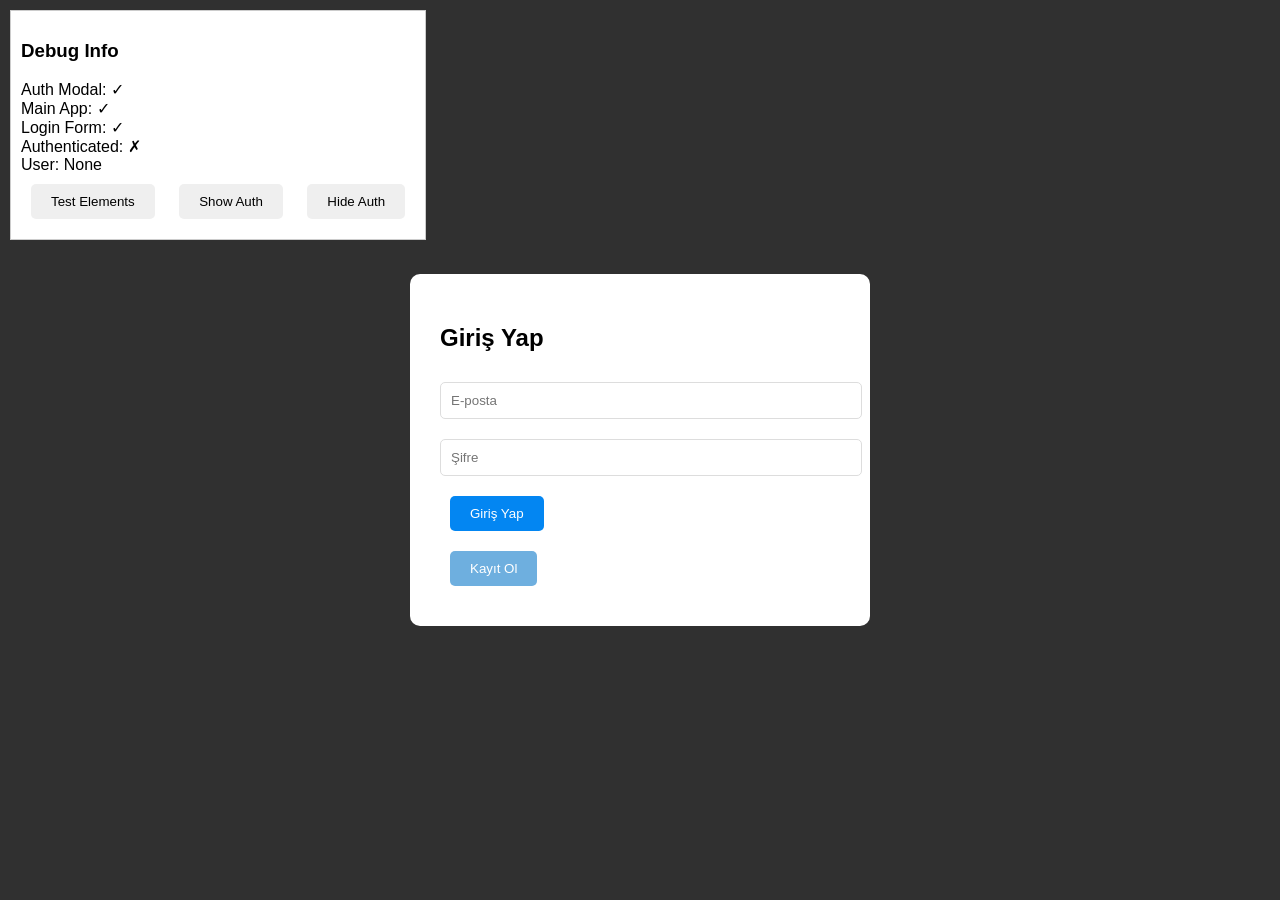
<file: simple-test.html>
<!DOCTYPE html>
<html lang="tr">
<head>
    <meta charset="UTF-8">
    <meta name="viewport" content="width=device-width, initial-scale=1.0">
    <title>Ripplab Simple Test</title>
    <style>
        body {
            font-family: Arial, sans-serif;
            margin: 0;
            padding: 20px;
            background: #f0f0f0;
        }
        .auth-modal {
            position: fixed;
            top: 0;
            left: 0;
            width: 100%;
            height: 100%;
            background: rgba(0,0,0,0.8);
            display: flex;
            align-items: center;
            justify-content: center;
            z-index: 10000;
        }
        .auth-container {
            background: white;
            padding: 30px;
            border-radius: 10px;
            max-width: 400px;
            width: 100%;
        }
        .hidden {
            display: none !important;
        }
        .main-app {
            text-align: center;
            padding: 50px;
        }
        button {
            padding: 10px 20px;
            margin: 10px;
            border: none;
            border-radius: 5px;
            cursor: pointer;
        }
        .btn-primary {
            background: #0386f2;
            color: white;
        }
        .btn-secondary {
            background: #6eafdf;
            color: white;
        }
        input {
            width: 100%;
            padding: 10px;
            margin: 10px 0;
            border: 1px solid #ddd;
            border-radius: 5px;
        }
    </style>
</head>
<body>
    <div id="debug" style="position: fixed; top: 10px; left: 10px; background: white; padding: 10px; border: 1px solid #ccc; z-index: 10001;">
        <h3>Debug Info</h3>
        <div id="status">Loading...</div>
        <button onclick="testElements()">Test Elements</button>
        <button onclick="showAuth()">Show Auth</button>
        <button onclick="hideAuth()">Hide Auth</button>
    </div>

    <!-- Authentication Modal -->
    <div id="authModal" class="auth-modal">
        <div class="auth-container">
            <h2>Giriş Yap</h2>
            <form id="loginForm">
                <input type="email" id="loginEmail" placeholder="E-posta" required>
                <input type="password" id="loginPassword" placeholder="Şifre" required>
                <button type="submit" class="btn-primary">Giriş Yap</button>
            </form>
            <button onclick="showRegister()" class="btn-secondary">Kayıt Ol</button>
        </div>
    </div>

    <!-- Main App -->
    <div id="mainApp" class="main-app hidden">
        <h1>Hoş Geldiniz!</h1>
        <p>Başarıyla giriş yaptınız.</p>
        <button onclick="logout()" class="btn-secondary">Çıkış Yap</button>
    </div>

    <script>
        // Simple authentication system
        let isAuthenticated = false;
        let currentUser = null;

        // DOM elements
        const authModal = document.getElementById('authModal');
        const mainApp = document.getElementById('mainApp');
        const loginForm = document.getElementById('loginForm');
        const statusDiv = document.getElementById('status');

        // Update debug info
        function updateStatus() {
            statusDiv.innerHTML = `
                <div>Auth Modal: ${authModal ? '✓' : '✗'}</div>
                <div>Main App: ${mainApp ? '✓' : '✗'}</div>
                <div>Login Form: ${loginForm ? '✓' : '✗'}</div>
                <div>Authenticated: ${isAuthenticated ? '✓' : '✗'}</div>
                <div>User: ${currentUser ? currentUser.name : 'None'}</div>
            `;
        }

        // Show authentication modal
        function showAuth() {
            console.log('Showing auth modal');
            if (authModal && mainApp) {
                authModal.classList.remove('hidden');
                mainApp.classList.add('hidden');
                console.log('Auth modal shown');
            }
        }

        // Hide authentication modal
        function hideAuth() {
            console.log('Hiding auth modal');
            if (authModal && mainApp) {
                authModal.classList.add('hidden');
                mainApp.classList.remove('hidden');
                console.log('Main app shown');
            }
        }

        // Show register form (placeholder)
        function showRegister() {
            alert('Kayıt formu burada olacak');
        }

        // Login handler
        function handleLogin(event) {
            event.preventDefault();
            console.log('Login attempt');
            
            const email = document.getElementById('loginEmail').value;
            const password = document.getElementById('loginPassword').value;
            
            if (email && password) {
                // Simulate login
                currentUser = { name: email.split('@')[0], email: email };
                isAuthenticated = true;
                
                // Hide auth modal and show main app
                hideAuth();
                
                // Save to localStorage
                localStorage.setItem('ripplab_user', JSON.stringify(currentUser));
                
                console.log('Login successful:', currentUser);
                updateStatus();
            }
        }

        // Logout handler
        function logout() {
            console.log('Logging out');
            currentUser = null;
            isAuthenticated = false;
            
            // Clear localStorage
            localStorage.removeItem('ripplab_user');
            
            // Show auth modal
            showAuth();
            
            console.log('Logout successful');
            updateStatus();
        }

        // Test elements function
        function testElements() {
            console.log('Testing elements:');
            console.log('authModal:', authModal);
            console.log('mainApp:', mainApp);
            console.log('loginForm:', loginForm);
            console.log('isAuthenticated:', isAuthenticated);
            console.log('currentUser:', currentUser);
        }

        // Check if user is already logged in
        function checkAuthStatus() {
            const savedUser = localStorage.getItem('ripplab_user');
            if (savedUser) {
                try {
                    currentUser = JSON.parse(savedUser);
                    isAuthenticated = true;
                    hideAuth(); // Show main app
                    console.log('User already authenticated:', currentUser);
                } catch (error) {
                    console.error('Error parsing saved user:', error);
                    localStorage.removeItem('ripplab_user');
                }
            } else {
                showAuth(); // Show auth modal
                console.log('No saved user, showing auth modal');
            }
            updateStatus();
        }

        // Initialize when page loads
        document.addEventListener('DOMContentLoaded', () => {
            console.log('DOM loaded, initializing...');
            checkAuthStatus();
            
            // Add event listeners
            if (loginForm) {
                loginForm.addEventListener('submit', handleLogin);
                console.log('Login form event listener added');
            }
            
            console.log('Initialization complete');
        });

        // Update status every second
        setInterval(updateStatus, 1000);
        
        // Initial status update
        updateStatus();
        
        console.log('Simple test script loaded');
    </script>
</body>
</html>
</file>
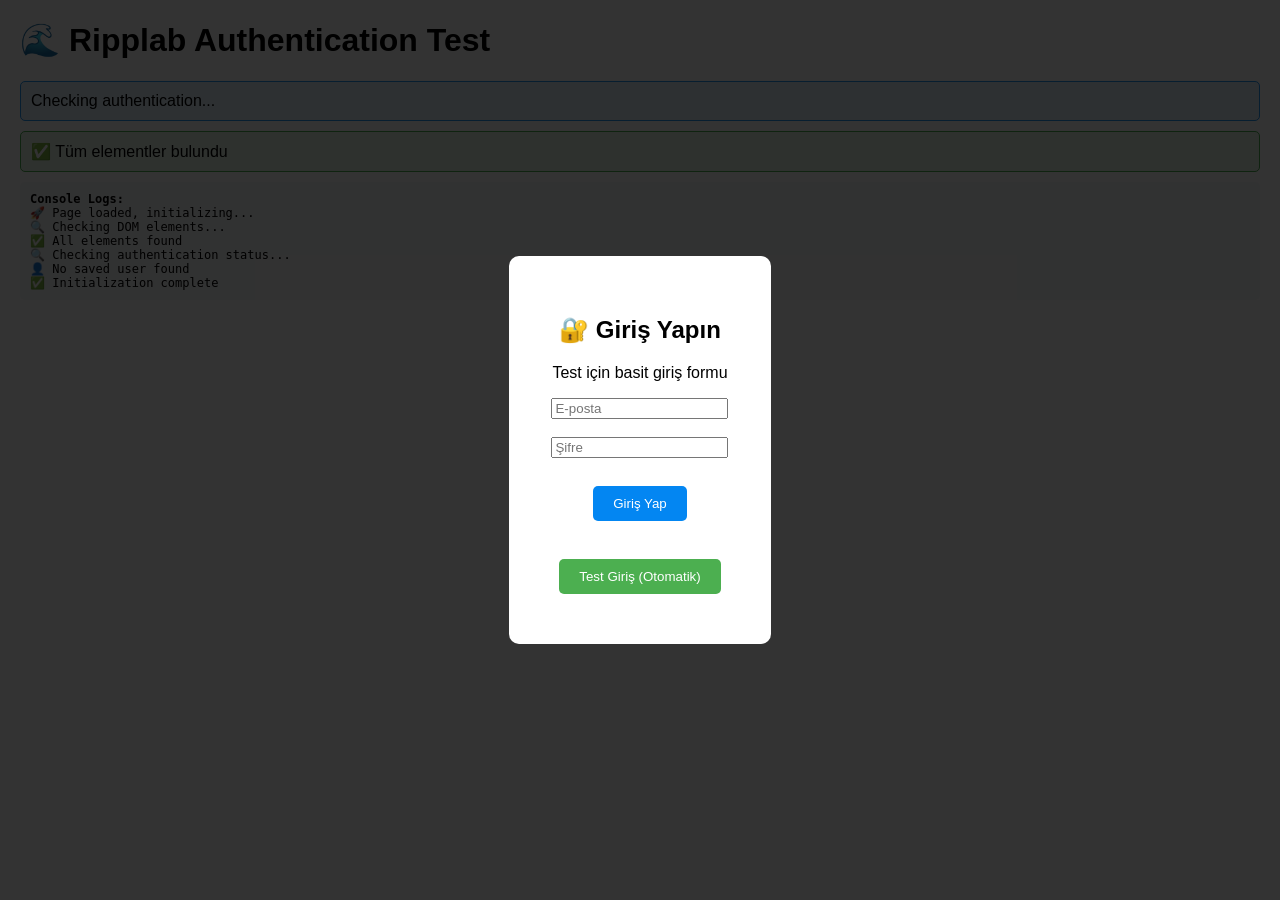
<file: test-auth.html>
<!DOCTYPE html>
<html lang="tr">
<head>
    <meta charset="UTF-8">
    <meta name="viewport" content="width=device-width, initial-scale=1.0">
    <title>Ripplab Auth Test</title>
    <style>
        body { font-family: Arial, sans-serif; margin: 20px; }
        .status { padding: 10px; margin: 10px 0; border-radius: 5px; }
        .info { background: #e3f2fd; border: 1px solid #2196f3; }
        .success { background: #e8f5e8; border: 1px solid #4caf50; }
        .error { background: #ffebee; border: 1px solid #f44336; }
        .hidden { display: none !important; }
        .auth-modal { 
            position: fixed; 
            top: 0; 
            left: 0; 
            width: 100%; 
            height: 100%; 
            background: rgba(0,0,0,0.8); 
            display: flex; 
            align-items: center; 
            justify-content: center; 
            z-index: 10000; 
        }
        .main-app { 
            display: block; 
            min-height: 100vh; 
            background: #f0f0f0; 
            padding: 20px; 
        }
        .main-app.hidden { display: none !important; }
        .auth-container { 
            background: white; 
            padding: 40px; 
            border-radius: 10px; 
            text-align: center; 
        }
        button { 
            padding: 10px 20px; 
            margin: 10px; 
            border: none; 
            border-radius: 5px; 
            cursor: pointer; 
        }
        .btn-primary { background: #0386f2; color: white; }
        .btn-success { background: #4caf50; color: white; }
    </style>
</head>
<body>
    <h1>🌊 Ripplab Authentication Test</h1>
    
    <div id="authStatus" class="status info">Checking authentication...</div>
    <div id="elementStatus" class="status info">Checking elements...</div>
    
    <div id="authModal" class="auth-modal">
        <div class="auth-container">
            <h2>🔐 Giriş Yapın</h2>
            <p>Test için basit giriş formu</p>
            <form id="loginForm">
                <input type="email" id="loginEmail" placeholder="E-posta" required><br><br>
                <input type="password" id="loginPassword" placeholder="Şifre" required><br><br>
                <button type="submit" class="btn-primary">Giriş Yap</button>
            </form>
            <br>
            <button onclick="testLogin()" class="btn-success">Test Giriş (Otomatik)</button>
        </div>
    </div>
    
    <div id="mainApp" class="main-app hidden">
        <h2>🎉 Hoş Geldiniz!</h2>
        <p>Başarıyla giriş yaptınız!</p>
        <button onclick="logout()" class="btn-primary">Çıkış Yap</button>
    </div>
    
    <div id="consoleLogs" style="background: #f8f9fa; padding: 10px; border-radius: 5px; font-family: monospace; font-size: 12px; max-height: 200px; overflow-y: auto;">
        <strong>Console Logs:</strong><br>
        <div id="logContent"></div>
    </div>

    <script>
        // Override console.log to show in page
        const originalLog = console.log;
        const logContent = document.getElementById('logContent');
        
        console.log = function(...args) {
            originalLog.apply(console, args);
            const logLine = document.createElement('div');
            logLine.textContent = args.join(' ');
            logContent.appendChild(logLine);
            logContent.scrollTop = logContent.scrollHeight;
        };
        
        // Test functions
        function testLogin() {
            console.log('🧪 Test login triggered');
            const userData = {
                name: 'Test User',
                email: 'test@example.com',
                type: 'buyer',
                id: Date.now()
            };
            authenticateUser(userData);
        }
        
        function logout() {
            console.log('🚪 Logout triggered');
            logoutUser();
        }
        
        // Authentication functions (simplified)
        let currentUser = null;
        let isAuthenticated = false;
        
        function authenticateUser(userData) {
            console.log('✅ Authenticating user:', userData);
            currentUser = userData;
            isAuthenticated = true;
            
            // Hide auth modal and show main app
            document.getElementById('authModal').classList.add('hidden');
            document.getElementById('mainApp').classList.remove('hidden');
            
            // Save to localStorage
            localStorage.setItem('ripplab_user', JSON.stringify(userData));
            
            // Update status
            document.getElementById('authStatus').className = 'status success';
            document.getElementById('authStatus').textContent = '✅ Giriş başarılı!';
            
            console.log('🎉 User authenticated successfully');
        }
        
        function logoutUser() {
            console.log('👋 Logging out user');
            currentUser = null;
            isAuthenticated = false;
            
            // Clear localStorage
            localStorage.removeItem('ripplab_user');
            
            // Show auth modal and hide main app
            document.getElementById('authModal').classList.remove('hidden');
            document.getElementById('mainApp').classList.add('hidden');
            
            // Update status
            document.getElementById('authStatus').className = 'status info';
            document.getElementById('authStatus').textContent = '🔐 Çıkış yapıldı, giriş yapın';
            
            console.log('👋 User logged out successfully');
        }
        
        // Check authentication status on load
        function checkAuthStatus() {
            console.log('🔍 Checking authentication status...');
            
            const savedUser = localStorage.getItem('ripplab_user');
            if (savedUser) {
                try {
                    currentUser = JSON.parse(savedUser);
                    isAuthenticated = true;
                    console.log('✅ User is already authenticated:', currentUser);
                    
                    // Hide auth modal and show main app
                    document.getElementById('authModal').classList.add('hidden');
                    document.getElementById('mainApp').classList.remove('hidden');
                    
                    // Update status
                    document.getElementById('authStatus').className = 'status success';
                    document.getElementById('authStatus').textContent = `✅ Hoş geldiniz, ${currentUser.name}!`;
                    
                    return true;
                } catch (error) {
                    console.error('❌ Error parsing saved user data:', error);
                    localStorage.removeItem('ripplab_user');
                    return false;
                }
            } else {
                console.log('👤 No saved user found');
                return false;
            }
        }
        
        // Check elements
        function checkElements() {
            console.log('🔍 Checking DOM elements...');
            
            const elements = {
                authModal: document.getElementById('authModal'),
                mainApp: document.getElementById('mainApp'),
                loginForm: document.getElementById('loginForm')
            };
            
            const missingElements = Object.entries(elements)
                .filter(([name, element]) => !element)
                .map(([name]) => name);
            
            if (missingElements.length > 0) {
                console.error('❌ Missing elements:', missingElements);
                document.getElementById('elementStatus').className = 'status error';
                document.getElementById('elementStatus').textContent = `❌ Eksik elementler: ${missingElements.join(', ')}`;
                return false;
            } else {
                console.log('✅ All elements found');
                document.getElementById('elementStatus').className = 'status success';
                document.getElementById('elementStatus').textContent = '✅ Tüm elementler bulundu';
                return true;
            }
        }
        
        // Initialize on page load
        document.addEventListener('DOMContentLoaded', () => {
            console.log('🚀 Page loaded, initializing...');
            
            if (checkElements()) {
                checkAuthStatus();
            }
            
            // Form submission
            document.getElementById('loginForm').addEventListener('submit', (e) => {
                e.preventDefault();
                console.log('📝 Login form submitted');
                
                const email = document.getElementById('loginEmail').value;
                const password = document.getElementById('loginPassword').value;
                
                if (email && password) {
                    const userData = {
                        name: email.split('@')[0],
                        email: email,
                        type: 'buyer',
                        id: Date.now()
                    };
                    authenticateUser(userData);
                } else {
                    alert('Lütfen e-posta ve şifre girin');
                }
            });
            
            console.log('✅ Initialization complete');
        });
    </script>
</body>
</html>
</file>
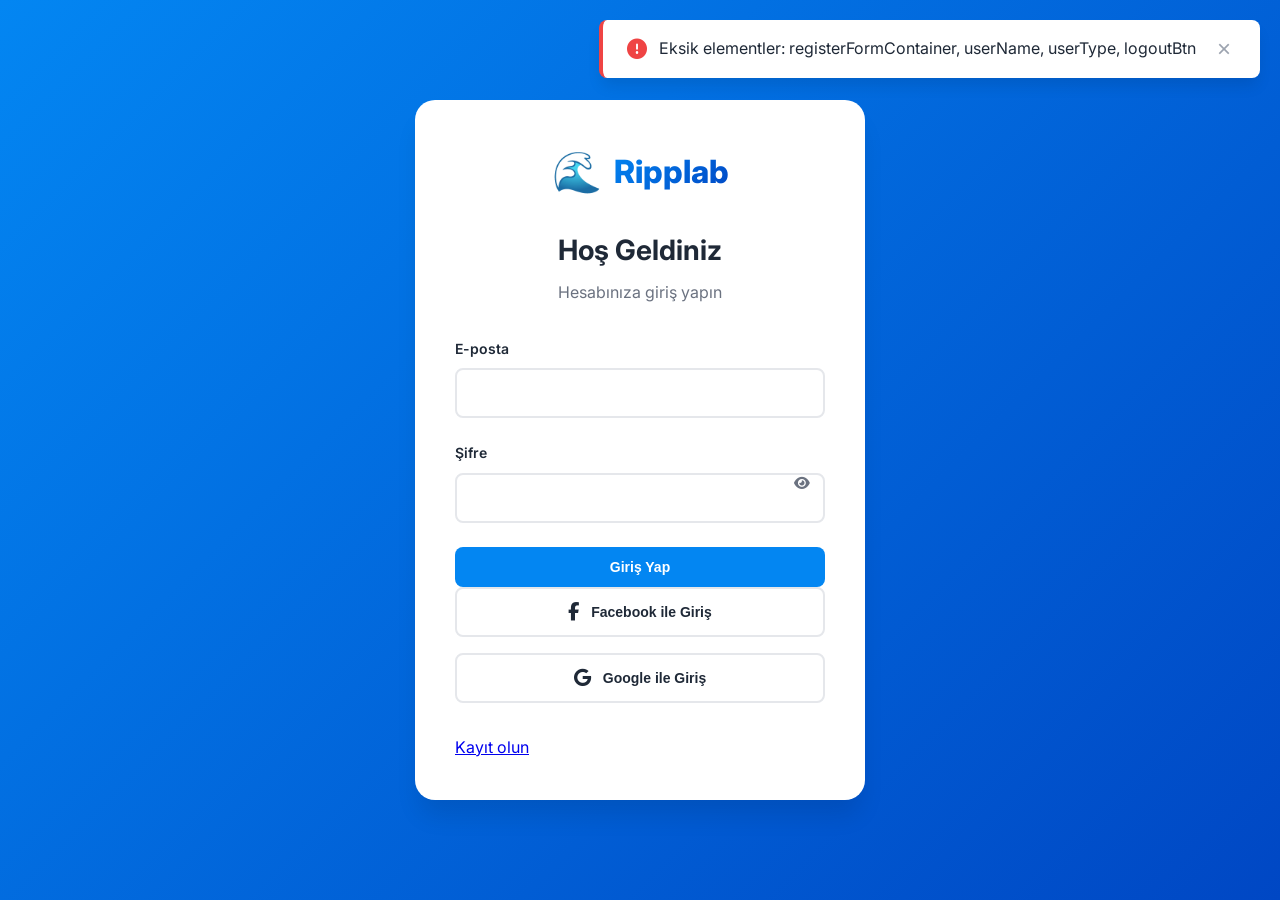
<file: test.html>
<!DOCTYPE html>
<html lang="tr">
<head>
    <meta charset="UTF-8">
    <meta name="viewport" content="width=device-width, initial-scale=1.0">
    <title>Ripplab Test</title>
    <link rel="stylesheet" href="css/style.css">
    <link href="https://fonts.googleapis.com/css2?family=Inter:wght@300;400;500;600;700;800&display=swap" rel="stylesheet">
    <link rel="stylesheet" href="https://cdnjs.cloudflare.com/ajax/libs/font-awesome/6.4.0/css/all.min.css">
</head>
<body>
    <!-- Authentication Modal -->
    <div class="auth-modal" id="authModal">
        <div class="auth-container">
            <div class="auth-form" id="loginForm">
                <div class="auth-header">
                    <div class="logo">
                        <div class="logo-icon">🌊</div>
                        <span class="logo-text">Ripplab</span>
                    </div>
                    <h2>Hoş Geldiniz</h2>
                    <p>Hesabınıza giriş yapın</p>
                </div>
                
                <form class="login-form">
                    <div class="form-group">
                        <label for="loginEmail">E-posta</label>
                        <input type="email" id="loginEmail" required>
                    </div>
                    
                    <div class="form-group">
                        <label for="loginPassword">Şifre</label>
                        <input type="password" id="loginPassword" required>
                    </div>
                    
                    <button type="submit" class="btn btn-primary btn-full">Giriş Yap</button>
                </form>
                
                <div class="social-login">
                    <button type="button" class="social-btn facebook-btn" onclick="handleFacebookLogin()">
                        <i class="fab fa-facebook-f"></i>
                        Facebook ile Giriş
                    </button>
                    <button type="button" class="social-btn google-btn" onclick="handleGoogleLogin()">
                        <i class="fab fa-google"></i>
                        Google ile Giriş
                    </button>
                </div>
                
                <p><a href="#" id="showRegister">Kayıt olun</a></p>
            </div>
        </div>
    </div>

    <!-- Main App -->
    <div class="main-app" id="mainApp" style="display: none;">
        <h1>Ana Sayfa</h1>
        <p>Hoş geldiniz!</p>
        <button onclick="logoutUser()">Çıkış Yap</button>
    </div>

    <script src="js/app.js"></script>
</body>
</html>
</file>
<file: css/style.css>
/* Reset and Base Styles */
* {
    margin: 0;
    padding: 0;
    box-sizing: border-box;
}

:root {
    --primary: #0386f2;
    --accent: #0047c4;
    --secondary: #6eafdf;
    --white: #ffffff;
    --light-bg: #f8fafc;
    --text-primary: #1f2937;
    --text-secondary: #6b7280;
    --text-light: #9ca3af;
    --border: #e5e7eb;
    --shadow: 0 1px 3px 0 rgba(0, 0, 0, 0.1);
    --shadow-md: 0 4px 6px -1px rgba(0, 0, 0, 0.1);
    --shadow-lg: 0 10px 15px -3px rgba(0, 0, 0, 0.1);
    --shadow-xl: 0 20px 25px -5px rgba(0, 0, 0, 0.1);
}

body {
    font-family: 'Inter', sans-serif;
    line-height: 1.6;
    color: var(--text-primary);
    background: var(--light-bg);
    overflow-x: hidden;
}

/* Authentication Modal */
.auth-modal {
    position: fixed;
    top: 0;
    left: 0;
    right: 0;
    bottom: 0;
    background: linear-gradient(135deg, var(--primary) 0%, var(--accent) 100%);
    display: flex;
    align-items: center;
    justify-content: center;
    z-index: 10000;
    padding: 2rem;
}

.auth-modal.hidden {
    display: none !important;
}

/* Main App */
.main-app {
    display: block;
    min-height: 100vh;
    opacity: 1;
    transition: opacity 0.3s ease;
}

.main-app.hidden {
    display: none !important;
    opacity: 0;
}

/* General hidden class */
.hidden {
    display: none !important;
}



.auth-container {
    background: var(--white);
    border-radius: 20px;
    box-shadow: var(--shadow-xl);
    max-width: 450px;
    width: 100%;
    overflow: hidden;
    animation: slideUp 0.5s ease;
}

@keyframes slideUp {
    from {
        opacity: 0;
        transform: translateY(30px);
    }
    to {
        opacity: 1;
        transform: translateY(0);
    }
}

.auth-form {
    padding: 2.5rem;
}

.auth-header {
    text-align: center;
    margin-bottom: 2rem;
}

.auth-header .logo {
    display: flex;
    align-items: center;
    justify-content: center;
    gap: 0.75rem;
    margin-bottom: 1.5rem;
}

.auth-header .logo-icon {
    font-size: 2.5rem;
}

.auth-header .logo-text {
    font-size: 2rem;
    font-weight: 800;
    background: linear-gradient(135deg, var(--primary), var(--accent));
    -webkit-background-clip: text;
    -webkit-text-fill-color: transparent;
    background-clip: text;
}

.auth-header h2 {
    font-size: 1.75rem;
    font-weight: 700;
    color: var(--text-primary);
    margin-bottom: 0.5rem;
}

.auth-header p {
    color: var(--text-secondary);
    font-size: 1rem;
}

/* Form Styles */
.form-group {
    margin-bottom: 1.5rem;
}

.form-group label {
    display: block;
    font-weight: 600;
    color: var(--text-primary);
    margin-bottom: 0.5rem;
    font-size: 0.875rem;
}

.form-group input {
    width: 100%;
    padding: 0.875rem 1rem;
    border: 2px solid var(--border);
    border-radius: 8px;
    font-size: 1rem;
    transition: all 0.3s ease;
    background: var(--white);
}

.form-group input:focus {
    outline: none;
    border-color: var(--primary);
    box-shadow: 0 0 0 3px rgba(3, 134, 242, 0.1);
}

.form-options {
    display: flex;
    justify-content: space-between;
    align-items: center;
    margin-bottom: 1.5rem;
}

.checkbox-label {
    display: flex;
    align-items: center;
    gap: 0.5rem;
    font-size: 0.875rem;
    color: var(--text-secondary);
    cursor: pointer;
}

.checkbox-label input[type="checkbox"] {
    width: 16px;
    height: 16px;
    accent-color: var(--primary);
}

.forgot-password {
    color: var(--primary);
    text-decoration: none;
    font-size: 0.875rem;
    font-weight: 500;
}

.forgot-password:hover {
    text-decoration: underline;
}

.btn-full {
    width: 100%;
    padding: 1rem;
    font-size: 1rem;
    font-weight: 600;
    transition: all 0.3s ease;
}

.btn-full:hover {
    transform: translateY(-2px);
    box-shadow: var(--shadow-lg);
}

/* Button Styles */
.btn {
    display: inline-flex;
    align-items: center;
    justify-content: center;
    gap: 0.5rem;
    padding: 0.75rem 1.5rem;
    border: none;
    border-radius: 8px;
    font-weight: 600;
    font-size: 0.875rem;
    cursor: pointer;
    transition: all 0.3s ease;
    text-decoration: none;
    text-align: center;
}

.btn-primary {
    background: linear-gradient(135deg, var(--primary), var(--accent));
    color: white;
}

.btn-primary:hover {
    transform: translateY(-2px);
    box-shadow: var(--shadow-lg);
}

.btn-secondary {
    background: var(--light-bg);
    color: var(--text-primary);
    border: 2px solid var(--border);
}

.btn-secondary:hover {
    background: var(--border);
    transform: translateY(-2px);
}

/* Divider */
.divider {
    text-align: center;
    margin: 2rem 0;
    position: relative;
}

.divider::before {
    content: '';
    position: absolute;
    top: 50%;
    left: 0;
    right: 0;
    height: 1px;
    background: var(--border);
}

.divider span {
    background: var(--white);
    padding: 0 1rem;
    color: var(--text-light);
    font-size: 0.875rem;
    position: relative;
    z-index: 1;
}

/* Social Login */
.social-login {
    display: flex;
    flex-direction: column;
    gap: 1rem;
    margin-bottom: 2rem;
}

.social-btn {
    display: flex;
    align-items: center;
    justify-content: center;
    gap: 0.75rem;
    padding: 0.875rem 1rem;
    border: 2px solid var(--border);
    border-radius: 8px;
    background: var(--white);
    color: var(--text-primary);
    font-weight: 600;
    font-size: 0.875rem;
    cursor: pointer;
    transition: all 0.3s ease;
    text-decoration: none;
}

.social-btn:hover {
    transform: translateY(-2px);
    box-shadow: var(--shadow-lg);
}

.facebook-btn:hover {
    border-color: #1877f2;
    color: #1877f2;
}

.google-btn:hover {
    border-color: #ea4335;
    color: #ea4335;
}

.social-btn i {
    font-size: 1.125rem;
}

/* Account Type Selector */
.account-type-selector {
    display: grid;
    grid-template-columns: 1fr 1fr;
    gap: 1rem;
    margin-top: 0.5rem;
}

.type-option {
    cursor: pointer;
}

.type-option input[type="radio"] {
    display: none;
}

/* Account Type Cards */
.type-card {
    border: 2px solid var(--light-bg);
    border-radius: 12px;
    padding: 1.5rem;
    text-align: center;
    transition: all 0.3s ease;
    cursor: pointer;
    background: var(--white);
}

/* Password Strength Indicator */
.password-strength {
    margin-top: 0.5rem;
    font-size: 0.75rem;
    font-weight: 500;
    padding: 0.25rem 0.5rem;
    border-radius: 4px;
    text-align: center;
}

.password-strength.weak {
    background: #fef2f2;
    color: #dc2626;
    border: 1px solid #fecaca;
}

.password-strength.medium {
    background: #fffbeb;
    color: #d97706;
    border: 1px solid #fed7aa;
}

.password-strength.strong {
    background: #f0fdf4;
    color: #16a34a;
    border: 1px solid #bbf7d0;
}

.type-card.active {
    border-color: var(--primary);
    background: var(--light-bg);
    transform: translateY(-2px);
    box-shadow: var(--shadow-md);
}

.type-card i {
    font-size: 2rem;
    color: var(--primary);
    margin-bottom: 0.75rem;
    display: block;
}

.type-card span {
    display: block;
    font-weight: 700;
    color: var(--text-primary);
    margin-bottom: 0.25rem;
}

.type-card small {
    color: var(--text-secondary);
    font-size: 0.75rem;
}

.type-option input[type="radio"]:checked + .type-card {
    border-color: var(--primary);
    background: rgba(3, 134, 242, 0.05);
    transform: translateY(-2px);
    box-shadow: var(--shadow-lg);
}

/* Auth Footer */
.auth-footer {
    text-align: center;
    padding-top: 1.5rem;
    border-top: 1px solid var(--border);
}

.auth-footer p {
    color: var(--text-secondary);
    font-size: 0.875rem;
}

.auth-footer a {
    color: var(--primary);
    text-decoration: none;
    font-weight: 600;
}

.auth-footer a:hover {
    text-decoration: underline;
}

/* User Info in Header */
.user-info {
    display: flex;
    flex-direction: column;
    align-items: flex-end;
    margin-right: 1rem;
}

.user-name {
    font-weight: 600;
    color: var(--text-primary);
    font-size: 0.875rem;
}

.user-type {
    font-size: 0.75rem;
    color: var(--primary);
    background: rgba(3, 134, 242, 0.1);
    padding: 0.25rem 0.5rem;
    border-radius: 12px;
    font-weight: 500;
}

/* User Menu Dropdown */
.user-menu {
    position: relative;
    cursor: pointer;
}

.dropdown-menu {
    position: absolute;
    top: 100%;
    right: 0;
    background: var(--white);
    border: 1px solid var(--border);
    border-radius: 8px;
    box-shadow: var(--shadow-lg);
    min-width: 180px;
    opacity: 0;
    visibility: hidden;
    transform: translateY(-10px);
    transition: all 0.3s ease;
    z-index: 1000;
}

.user-menu:hover .dropdown-menu {
    opacity: 1;
    visibility: visible;
    transform: translateY(0);
}

.dropdown-item {
    display: flex;
    align-items: center;
    gap: 0.75rem;
    padding: 0.75rem 1rem;
    color: var(--text-primary);
    text-decoration: none;
    transition: all 0.3s ease;
    border-bottom: 1px solid var(--border);
}

.dropdown-item:last-child {
    border-bottom: none;
}

.dropdown-item:hover {
    background: var(--light-bg);
    color: var(--primary);
}

.dropdown-item i {
    font-size: 0.875rem;
    width: 16px;
}

/* Header Styles */
.header {
    position: fixed;
    top: 0;
    left: 0;
    right: 0;
    background: var(--white);
    border-bottom: 1px solid var(--border);
    z-index: 1000;
    box-shadow: var(--shadow);
}

.header-content {
    display: flex;
    justify-content: space-between;
    align-items: center;
    padding: 1rem 2rem;
    max-width: 1400px;
    margin: 0 auto;
}

.header-left {
    display: flex;
    align-items: center;
    gap: 2rem;
}

.logo {
    display: flex;
    align-items: center;
    gap: 0.75rem;
}

.logo-icon {
    font-size: 2rem;
}

.logo-text {
    font-size: 1.75rem;
    font-weight: 800;
    background: linear-gradient(135deg, var(--primary), var(--accent));
    -webkit-background-clip: text;
    -webkit-text-fill-color: transparent;
    background-clip: text;
}

.search-bar {
    position: relative;
    min-width: 400px;
}

.search-bar input {
    width: 100%;
    padding: 0.75rem 1rem 0.75rem 3rem;
    border: 2px solid var(--border);
    border-radius: 8px;
    font-size: 0.875rem;
    transition: all 0.3s ease;
}

.search-bar input:focus {
    outline: none;
    border-color: var(--primary);
    box-shadow: 0 0 0 3px rgba(3, 134, 242, 0.1);
}

.search-bar i {
    position: absolute;
    left: 1rem;
    top: 50%;
    transform: translateY(-50%);
    color: var(--text-light);
}

.header-right {
    display: flex;
    align-items: center;
    gap: 1rem;
}

/* User Menu */
.user-info {
    display: flex;
    flex-direction: column;
    align-items: flex-end;
    margin-right: 1rem;
}

.user-name {
    font-weight: 600;
    color: var(--text-primary);
    font-size: 0.875rem;
}

.user-type {
    font-size: 0.75rem;
    color: var(--text-secondary);
    background: var(--light-bg);
    padding: 0.25rem 0.5rem;
    border-radius: 12px;
    margin-top: 0.25rem;
}

.user-menu {
    position: relative;
    cursor: pointer;
    padding: 0.5rem;
    border-radius: 50%;
    transition: all 0.3s ease;
}

.user-menu:hover {
    background: var(--light-bg);
}

.user-menu i {
    font-size: 1.5rem;
    color: var(--primary);
}

.dropdown-menu {
    position: absolute;
    top: 100%;
    right: 0;
    background: var(--white);
    border: 1px solid var(--border);
    border-radius: 8px;
    box-shadow: var(--shadow-lg);
    min-width: 200px;
    opacity: 0;
    visibility: hidden;
    transform: translateY(-10px);
    transition: all 0.3s ease;
    z-index: 1001;
}

.user-menu:hover .dropdown-menu {
    opacity: 1;
    visibility: visible;
    transform: translateY(0);
}

.dropdown-item {
    display: flex;
    align-items: center;
    gap: 0.75rem;
    padding: 0.75rem 1rem;
    color: var(--text-primary);
    text-decoration: none;
    transition: all 0.3s ease;
    border-bottom: 1px solid var(--light-bg);
}

.dropdown-item:last-child {
    border-bottom: none;
}

.dropdown-item:hover {
    background: var(--light-bg);
    color: var(--primary);
}

.dropdown-item i {
    font-size: 1rem;
    width: 16px;
}

.btn {
    padding: 0.75rem 1.5rem;
    border: none;
    border-radius: 8px;
    font-weight: 600;
    font-size: 0.875rem;
    cursor: pointer;
    transition: all 0.3s ease;
    text-decoration: none;
    display: inline-flex;
    align-items: center;
    justify-content: center;
}

.btn-primary {
    background: var(--primary);
    color: var(--white);
}

.btn-primary:hover {
    background: var(--accent);
    transform: translateY(-1px);
    box-shadow: var(--shadow-lg);
}

.btn-secondary {
    background: transparent;
    color: var(--primary);
    border: 2px solid var(--primary);
}

.btn-secondary:hover {
    background: var(--primary);
    color: var(--white);
    transform: translateY(-1px);
}

.user-menu {
    width: 40px;
    height: 40px;
    border-radius: 50%;
    background: var(--light-bg);
    display: flex;
    align-items: center;
    justify-content: center;
    cursor: pointer;
    transition: all 0.3s ease;
    color: var(--text-secondary);
}

.user-menu:hover {
    background: var(--primary);
    color: var(--white);
}

/* Main Layout */
.main-layout {
    display: flex;
    margin-top: 80px;
    min-height: calc(100vh - 80px);
}

/* Sidebar Styles */
.sidebar {
    width: 320px;
    background: var(--white);
    border-right: 1px solid var(--border);
    overflow-y: auto;
    position: sticky;
    top: 80px;
    height: calc(100vh - 80px);
}

.sidebar-content {
    padding: 2rem;
}

.sidebar-section {
    margin-bottom: 2rem;
}

.sidebar-title {
    font-size: 1rem;
    font-weight: 700;
    color: var(--text-primary);
    margin-bottom: 1rem;
    display: flex;
    align-items: center;
    gap: 0.5rem;
}

.sidebar-title::before {
    content: '';
    width: 4px;
    height: 16px;
    background: var(--primary);
    border-radius: 2px;
}

.filter-item {
    display: flex;
    align-items: center;
    gap: 0.75rem;
    padding: 0.5rem 0;
    cursor: pointer;
    transition: all 0.3s ease;
    border-radius: 6px;
    padding: 0.5rem;
}

.filter-item:hover {
    background: var(--light-bg);
}

.filter-item input[type="checkbox"],
.filter-item input[type="radio"] {
    width: 16px;
    height: 16px;
    accent-color: var(--primary);
}

.filter-item span {
    font-size: 0.875rem;
    color: var(--text-secondary);
}

.filter-item .count {
    color: var(--text-light);
    font-size: 0.75rem;
    margin-left: auto;
}

/* Price Range */
.price-range {
    margin-top: 1rem;
}

.price-inputs {
    display: flex;
    align-items: center;
    gap: 0.5rem;
    margin-bottom: 1rem;
}

.price-inputs input {
    width: 80px;
    padding: 0.5rem;
    border: 1px solid var(--border);
    border-radius: 6px;
    font-size: 0.875rem;
    text-align: center;
}

.price-inputs span {
    color: var(--text-light);
    font-weight: 500;
}

.range-slider {
    width: 100%;
    height: 4px;
    background: var(--border);
    border-radius: 2px;
    outline: none;
    -webkit-appearance: none;
}

.range-slider::-webkit-slider-thumb {
    -webkit-appearance: none;
    width: 20px;
    height: 20px;
    background: var(--primary);
    border-radius: 50%;
    cursor: pointer;
    box-shadow: var(--shadow);
}

.range-slider::-moz-range-thumb {
    width: 20px;
    height: 20px;
    background: var(--primary);
    border-radius: 50%;
    cursor: pointer;
    border: none;
    box-shadow: var(--shadow);
}

/* BPM Range */
.bpm-range {
    margin-top: 1rem;
}

.bpm-inputs {
    display: flex;
    align-items: center;
    gap: 0.5rem;
}

.bpm-inputs input {
    width: 80px;
    padding: 0.5rem;
    border: 1px solid var(--border);
    border-radius: 6px;
    font-size: 0.875rem;
    text-align: center;
}

.bpm-inputs span {
    color: var(--text-light);
    font-weight: 500;
}

/* Clear Filters Button */
.clear-filters-btn {
    width: 100%;
    padding: 0.75rem;
    background: var(--light-bg);
    border: 1px solid var(--border);
    border-radius: 8px;
    color: var(--text-secondary);
    font-size: 0.875rem;
    cursor: pointer;
    transition: all 0.3s ease;
    display: flex;
    align-items: center;
    justify-content: center;
    gap: 0.5rem;
}

.clear-filters-btn:hover {
    background: var(--border);
    color: var(--text-primary);
}

/* Main Content */
.main-content {
    flex: 1;
    padding: 2rem;
    background: var(--light-bg);
}

/* Content Header */
.content-header {
    display: flex;
    justify-content: space-between;
    align-items: center;
    margin-bottom: 2rem;
    background: var(--white);
    padding: 1.5rem;
    border-radius: 12px;
    box-shadow: var(--shadow);
}

.content-title h1 {
    font-size: 2rem;
    font-weight: 800;
    color: var(--text-primary);
    margin-bottom: 0.25rem;
}

.result-count {
    color: var(--text-secondary);
    font-size: 0.875rem;
}

.content-controls {
    display: flex;
    align-items: center;
    gap: 1rem;
}

.view-toggle {
    display: flex;
    border: 1px solid var(--border);
    border-radius: 8px;
    overflow: hidden;
}

.view-btn {
    padding: 0.5rem 1rem;
    background: transparent;
    border: none;
    cursor: pointer;
    transition: all 0.3s ease;
    color: var(--text-secondary);
}

.view-btn.active {
    background: var(--primary);
    color: var(--white);
}

.view-btn:hover:not(.active) {
    background: var(--light-bg);
}

.sort-dropdown select {
    padding: 0.5rem 1rem;
    border: 1px solid var(--border);
    border-radius: 8px;
    background: var(--white);
    color: var(--text-primary);
    font-size: 0.875rem;
    cursor: pointer;
}

/* Products Grid */
.products-grid {
    display: grid;
    grid-template-columns: repeat(auto-fill, minmax(300px, 1fr));
    gap: 1.5rem;
    margin-bottom: 2rem;
}

.product-card {
    background: var(--white);
    border-radius: 12px;
    overflow: hidden;
    box-shadow: var(--shadow);
    transition: all 0.3s ease;
    border: 1px solid var(--border);
}

.product-card:hover {
    transform: translateY(-4px);
    box-shadow: var(--shadow-xl);
    border-color: var(--primary);
}

.product-image {
    position: relative;
    height: 200px;
    background: linear-gradient(135deg, var(--primary), var(--secondary));
    display: flex;
    align-items: center;
    justify-content: center;
}

.image-placeholder {
    display: flex;
    align-items: center;
    justify-content: center;
    width: 100%;
    height: 100%;
    color: var(--white);
    font-size: 4rem;
}

.product-overlay {
    position: absolute;
    top: 0;
    left: 0;
    right: 0;
    bottom: 0;
    background: rgba(0, 0, 0, 0.3);
    display: flex;
    align-items: center;
    justify-content: center;
    opacity: 0;
    transition: opacity 0.3s ease;
}

.product-card:hover .product-overlay {
    opacity: 1;
}

.play-btn {
    width: 60px;
    height: 60px;
    background: var(--white);
    border: none;
    border-radius: 50%;
    color: var(--primary);
    font-size: 1.25rem;
    cursor: pointer;
    transition: all 0.3s ease;
}

.play-btn:hover {
    background: var(--primary);
    color: var(--white);
    transform: scale(1.1);
}

.product-badge {
    position: absolute;
    top: 1rem;
    right: 1rem;
    background: var(--accent);
    color: var(--white);
    padding: 0.5rem 1rem;
    border-radius: 20px;
    font-size: 0.75rem;
    font-weight: 600;
}

.product-badge.new {
    background: #10b981;
}

.product-badge.popular {
    background: #f59e0b;
}

.product-actions {
    position: absolute;
    top: 1rem;
    left: 1rem;
    display: flex;
    flex-direction: column;
    gap: 0.5rem;
    opacity: 0;
    transition: opacity 0.3s ease;
}

.product-card:hover .product-actions {
    opacity: 1;
}

.action-btn {
    width: 36px;
    height: 36px;
    background: rgba(255, 255, 255, 0.9);
    border: none;
    border-radius: 50%;
    color: var(--text-secondary);
    cursor: pointer;
    transition: all 0.3s ease;
    display: flex;
    align-items: center;
    justify-content: center;
}

.action-btn:hover {
    background: var(--white);
    color: var(--primary);
    transform: scale(1.1);
}

.like-btn:hover {
    color: #ef4444;
}

.cart-btn:hover {
    color: var(--primary);
}

.product-info {
    padding: 1.5rem;
}

.product-title {
    font-size: 1.125rem;
    font-weight: 700;
    color: var(--text-primary);
    margin-bottom: 0.5rem;
}

.product-artist {
    color: var(--text-secondary);
    font-size: 0.875rem;
    margin-bottom: 1rem;
}

.product-meta {
    display: flex;
    justify-content: space-between;
    align-items: flex-start;
    margin-bottom: 1rem;
}

.product-stats {
    display: flex;
    flex-direction: column;
    gap: 0.25rem;
}

.product-stats span {
    font-size: 0.75rem;
    color: var(--text-light);
    background: var(--light-bg);
    padding: 0.25rem 0.5rem;
    border-radius: 4px;
    font-weight: 500;
}

.product-rating {
    display: flex;
    flex-direction: column;
    align-items: flex-end;
    gap: 0.25rem;
}

.stars {
    display: flex;
    gap: 0.125rem;
}

.stars i {
    color: #fbbf24;
    font-size: 0.75rem;
}

.rating-count {
    font-size: 0.75rem;
    color: var(--text-light);
}

.product-footer {
    display: flex;
    justify-content: space-between;
    align-items: center;
    padding-top: 1rem;
    border-top: 1px solid var(--border);
}

.product-price {
    font-size: 1.25rem;
    font-weight: 700;
    color: var(--primary);
}

.buy-btn {
    background: var(--primary);
    color: var(--white);
    border: none;
    padding: 0.5rem 1rem;
    border-radius: 6px;
    font-weight: 600;
    font-size: 0.875rem;
    cursor: pointer;
    transition: all 0.3s ease;
}

.buy-btn:hover {
    background: var(--accent);
    transform: translateY(-1px);
}

/* Pagination */
.pagination {
    display: flex;
    justify-content: center;
    align-items: center;
    gap: 1rem;
    background: var(--white);
    padding: 1.5rem;
    border-radius: 12px;
    box-shadow: var(--shadow);
}

.page-btn {
    padding: 0.5rem 1rem;
    border: 1px solid var(--border);
    background: var(--white);
    color: var(--text-secondary);
    border-radius: 6px;
    cursor: pointer;
    transition: all 0.3s ease;
    font-size: 0.875rem;
}

.page-btn:hover {
    border-color: var(--primary);
    color: var(--primary);
}

.page-btn.active {
    background: var(--primary);
    color: var(--white);
    border-color: var(--primary);
}

.page-btn.prev,
.page-btn.next {
    display: flex;
    align-items: center;
    gap: 0.5rem;
}

.page-numbers {
    display: flex;
    gap: 0.5rem;
}

.page-dots {
    padding: 0.5rem;
    color: var(--text-light);
}

/* Music Player Modal */
.music-player-modal {
    display: none;
    position: fixed;
    top: 0;
    left: 0;
    right: 0;
    bottom: 0;
    z-index: 10000;
    background: rgba(0, 0, 0, 0.5);
    backdrop-filter: blur(5px);
}

.music-player-modal.show {
    display: flex;
    align-items: center;
    justify-content: center;
}

.modal-content {
    background: var(--white);
    border-radius: 16px;
    max-width: 500px;
    width: 90%;
    max-height: 90vh;
    overflow-y: auto;
    box-shadow: var(--shadow-xl);
}

.modal-header {
    display: flex;
    justify-content: space-between;
    align-items: center;
    padding: 1.5rem;
    border-bottom: 1px solid var(--border);
}

.modal-header h3 {
    color: var(--text-primary);
    font-size: 1.25rem;
    font-weight: 700;
}

.modal-close {
    background: none;
    border: none;
    font-size: 1.5rem;
    color: var(--text-secondary);
    cursor: pointer;
    padding: 0.5rem;
    border-radius: 50%;
    transition: all 0.3s ease;
}

.modal-close:hover {
    background: var(--light-bg);
    color: var(--text-primary);
}

.modal-body {
    padding: 1.5rem;
}

.player-info {
    display: flex;
    align-items: center;
    gap: 1rem;
    margin-bottom: 2rem;
}

.track-cover {
    width: 80px;
    height: 80px;
    background: linear-gradient(135deg, var(--primary), var(--secondary));
    border-radius: 12px;
    display: flex;
    align-items: center;
    justify-content: center;
    color: var(--white);
    font-size: 2rem;
}

.track-details h4 {
    color: var(--text-primary);
    font-size: 1.125rem;
    font-weight: 700;
    margin-bottom: 0.25rem;
}

.track-details p {
    color: var(--text-secondary);
    font-size: 0.875rem;
}

.player-controls {
    display: flex;
    align-items: center;
    justify-content: center;
    gap: 1rem;
    margin-bottom: 2rem;
}

.control-btn {
    width: 50px;
    height: 50px;
    background: var(--light-bg);
    border: none;
    border-radius: 50%;
    color: var(--text-secondary);
    cursor: pointer;
    transition: all 0.3s ease;
}

.control-btn:hover {
    background: var(--primary);
    color: var(--white);
}

.control-btn.play-btn {
    width: 60px;
    height: 60px;
    background: var(--primary);
    color: var(--white);
}

.control-btn.play-btn:hover {
    background: var(--accent);
    transform: scale(1.1);
}

.progress-bar {
    width: 100%;
    height: 6px;
    background: var(--border);
    border-radius: 3px;
    overflow: hidden;
    margin-bottom: 1rem;
}

.progress-fill {
    height: 100%;
    background: var(--primary);
    width: 30%;
    border-radius: 3px;
    transition: width 0.3s ease;
}

.time-display {
    display: flex;
    justify-content: space-between;
    color: var(--text-light);
    font-size: 0.875rem;
}

.modal-footer {
    padding: 1.5rem;
    border-top: 1px solid var(--border);
    display: flex;
    gap: 1rem;
    justify-content: center;
}

/* Password Strength Indicator */
.password-strength {
    font-size: 0.75rem;
    margin-top: 0.5rem;
    padding: 0.25rem 0.5rem;
    border-radius: 4px;
    font-weight: 500;
}

.password-strength.weak {
    background: #fef2f2;
    color: #dc2626;
    border: 1px solid #fecaca;
}

.password-strength.medium {
    background: #fffbeb;
    color: #d97706;
    border: 1px solid #fed7aa;
}

.password-strength.strong {
    background: #f0fdf4;
    color: #16a34a;
    border: 1px solid #bbf7d0;
}

/* Responsive Design */
@media (max-width: 1200px) {
    .sidebar {
        width: 280px;
    }
    
    .search-bar {
        min-width: 300px;
    }
}

@media (max-width: 1024px) {
    .main-layout {
        flex-direction: column;
    }
    
    .sidebar {
        width: 100%;
        position: static;
        height: auto;
        border-right: none;
        border-bottom: 1px solid var(--border);
    }
    
    .sidebar-content {
        display: flex;
        gap: 2rem;
        overflow-x: auto;
        padding: 1rem 2rem;
    }
    
    .sidebar-section {
        margin-bottom: 0;
        min-width: 200px;
    }
    
    .auth-container {
        margin: 1rem;
        border-radius: 16px;
    }
    
    .auth-form {
        padding: 2rem 1.5rem;
    }
    
    .account-type-selector {
        grid-template-columns: 1fr;
    }
}

@media (max-width: 768px) {
    .header-content {
        padding: 1rem;
        flex-direction: column;
        gap: 1rem;
    }
    
    .header-left {
        flex-direction: column;
        gap: 1rem;
        width: 100%;
    }
    
    .search-bar {
        min-width: 100%;
    }
    
    .content-header {
        flex-direction: column;
        gap: 1rem;
        align-items: flex-start;
    }
    
    .products-grid {
        grid-template-columns: 1fr;
    }
    
    .sidebar-content {
        flex-direction: column;
        gap: 1rem;
    }
    
    .auth-container {
        margin: 1rem;
        border-radius: 16px;
    }
    
    .auth-form {
        padding: 2rem 1.5rem;
    }
    
    .account-type-selector {
        grid-template-columns: 1fr;
    }
}

@media (max-width: 480px) {
    .main-content {
        padding: 1rem;
    }
    
    .content-header {
        padding: 1rem;
    }
    
    .content-title h1 {
        font-size: 1.5rem;
    }
    
    .modal-content {
        width: 95%;
        margin: 1rem;
    }
    
    .auth-form {
        padding: 1.5rem 1rem;
    }
    
    .social-login {
        flex-direction: column;
    }
    
    /* Authentication Modal Mobile Optimizations */
    .auth-modal {
        padding: 0.5rem;
    }
    
    .auth-container {
        margin: 0.5rem;
        border-radius: 16px;
    }
    
    .auth-form {
        padding: 1rem 0.75rem;
    }
    
    .auth-header .logo-icon {
        font-size: 1.75rem;
    }
    
    .auth-header .logo-text {
        font-size: 1.25rem;
    }
    
    .auth-header h2 {
        font-size: 1.25rem;
    }
    
    .form-group {
        margin-bottom: 1rem;
    }
    
    .form-group label {
        font-size: 0.8rem;
    }
    
    .form-group input {
        padding: 0.625rem;
        font-size: 0.8rem;
    }
    
    .btn-full {
        padding: 0.75rem;
        font-size: 0.8rem;
    }
    
    .social-btn {
        padding: 0.625rem;
        font-size: 0.75rem;
    }
    
    .divider {
        margin: 1.5rem 0;
    }
    
    .auth-footer {
        font-size: 0.875rem;
    }
}
</file>
